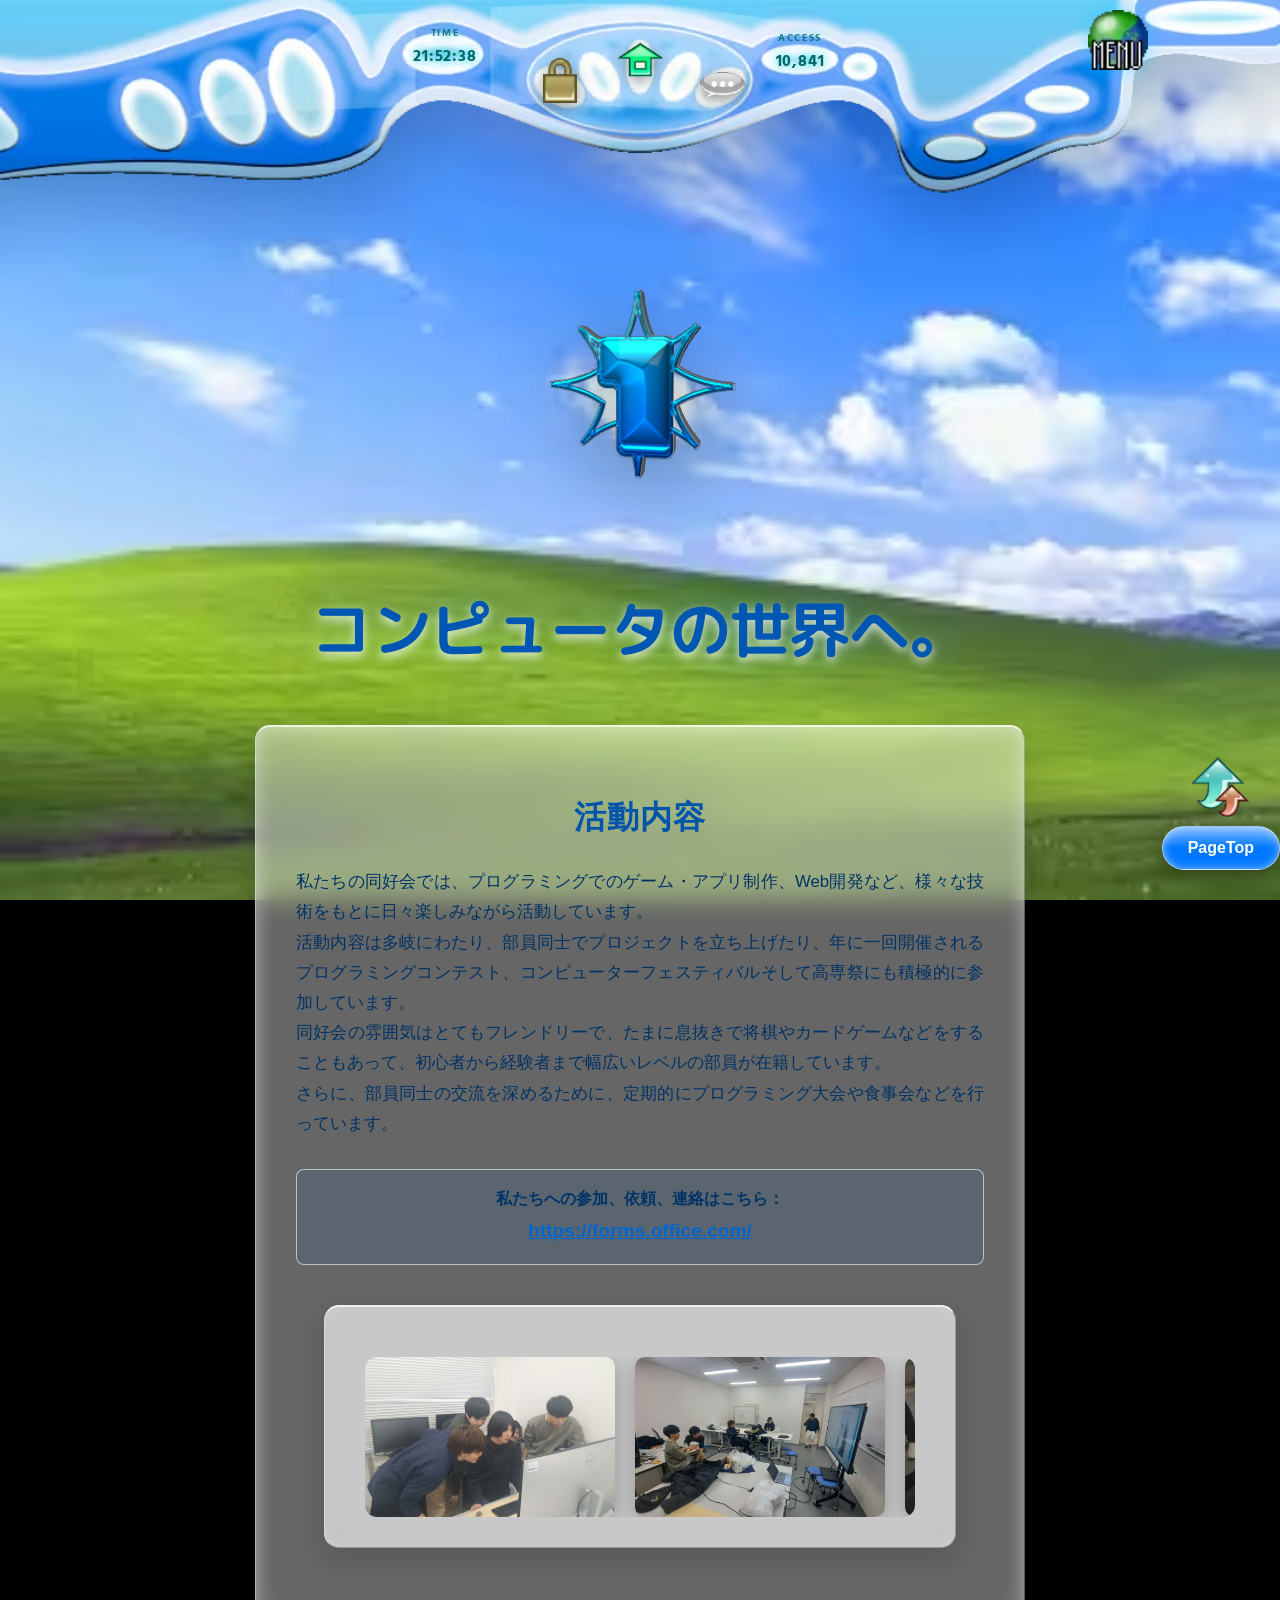
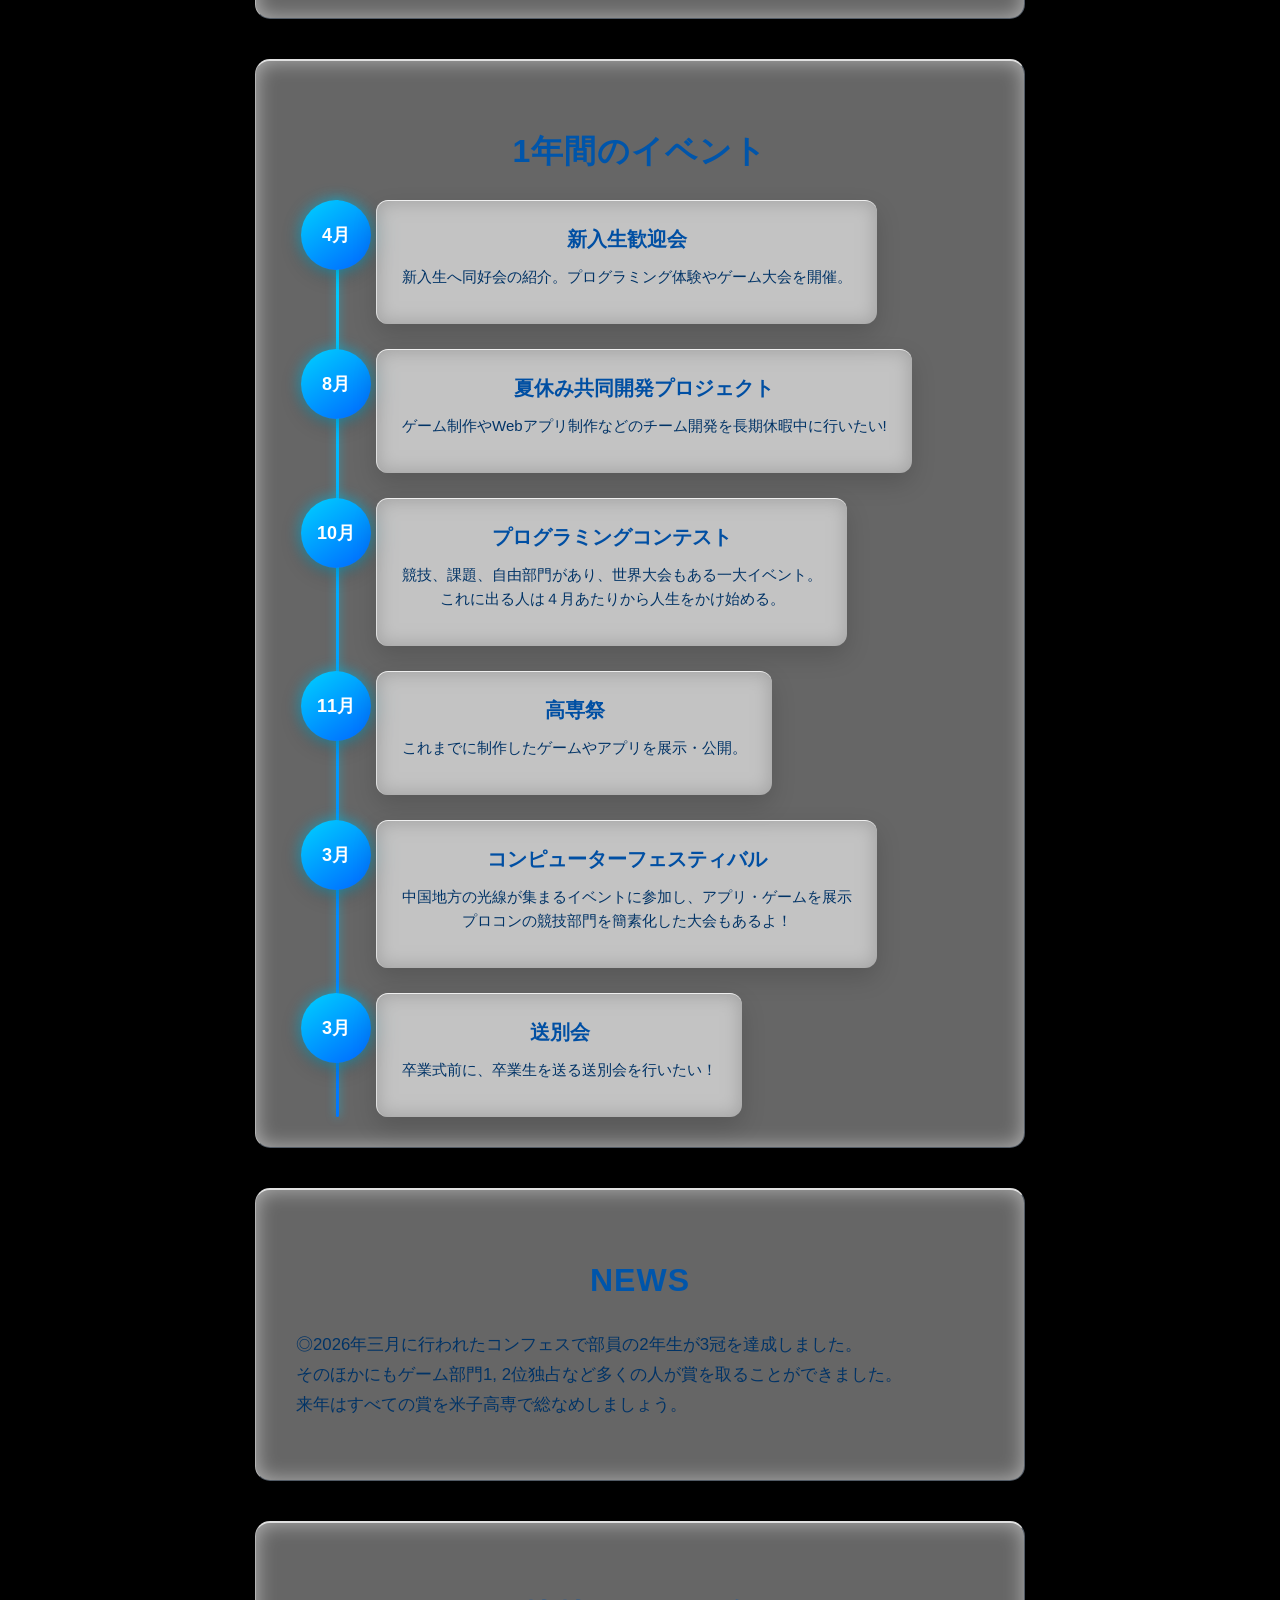
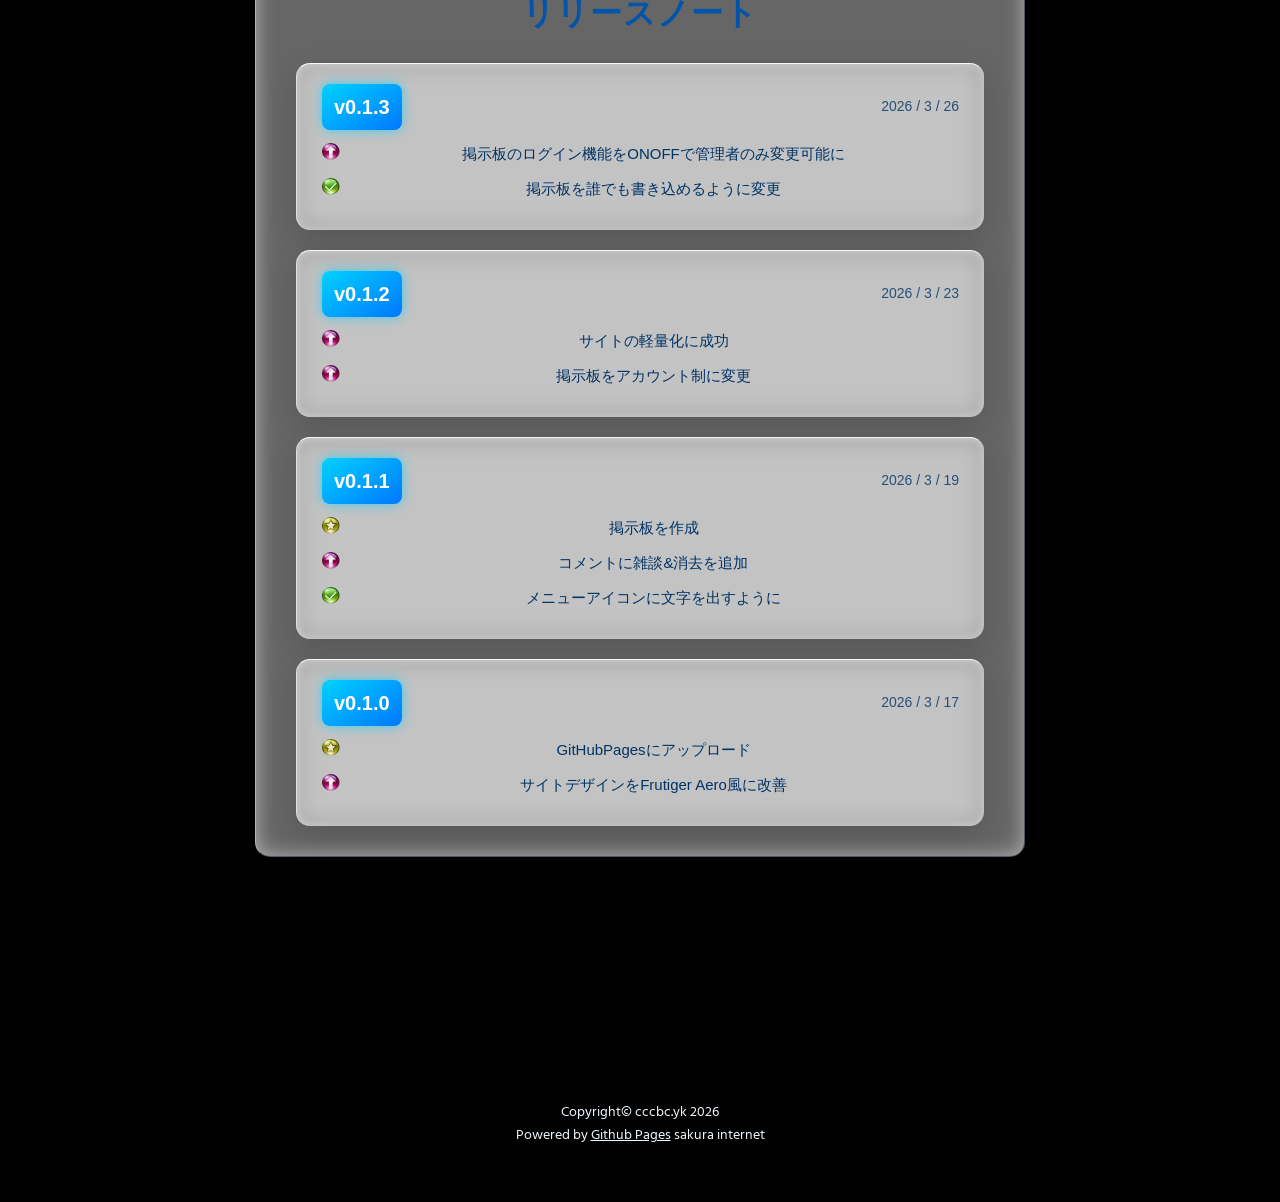
<file: index.html>
<!DOCTYPE html>
<html lang="ja">

<head>
    <meta charset="UTF-8">
    <meta name="viewport" content="width=device-width, initial-scale=1.0">
    <title>コンピュータ同好会 - CCCBC ホームページ</title>
    <!-- Apply Settings Script -->
    <script src="assets/js/apply_settings.js"></script>
    <!-- Google Fonts: M PLUS Rounded 1c -->
    <link rel="preconnect" href="https://fonts.googleapis.com">
    <link rel="preconnect" href="https://fonts.gstatic.com" crossorigin>
    <link
        href="https://fonts.googleapis.com/css2?family=Hind:wght@300;400;500;600;700&family=M+PLUS+Rounded+1c:wght@400;700&display=swap"
        rel="stylesheet">
    <!-- Three.js for 3D Logo -->
    <script defer src="assets/js/three.min.js"></script>
    <link rel="stylesheet" href="assets/css/style.css">
</head>


<body>
    <!-- Initial Loader -->
    <div id="initial-loader"
        style="position: fixed; top: 0; left: 0; width: 100%; height: 100vh; background: rgba(255, 255, 255, 0.6); backdrop-filter: blur(20px); -webkit-backdrop-filter: blur(20px); z-index: 9999; display: flex; justify-content: center; align-items: center; color: #004fa3; font-size: clamp(2rem, 5vw, 4rem); font-weight: bold; font-family: 'M PLUS Rounded 1c', sans-serif; letter-spacing: 0.1em; text-shadow: 0 4px 20px rgba(0, 210, 255, 0.6); transition: opacity 0.6s cubic-bezier(0.16, 1, 0.3, 1), transform 0.6s cubic-bezier(0.16, 1, 0.3, 1);">
        <div id="loader-text"></div><span id="loader-cursor" style="animation: blink 0.8s infinite;">_</span>
    </div>
    <style>
        @keyframes blink {

            0%,
            100% {
                opacity: 1;
            }

            50% {
                opacity: 0;
            }
        }
    </style>
    <script>
        document.addEventListener("DOMContentLoaded", () => {
            const loader = document.getElementById("initial-loader");
            const loaderText = document.getElementById("loader-text");
            const cursor = document.getElementById("loader-cursor");
            if (!loader || !loaderText) return;

            const targetText = "コンピュータ同好会";
            const totalDuration = 1000;
            const intervalTime = totalDuration / targetText.length;
            let currentIndex = 0;

            const typingInterval = setInterval(() => {
                currentIndex++;
                loaderText.textContent = targetText.slice(0, currentIndex);

                if (currentIndex >= targetText.length) {
                    clearInterval(typingInterval);
                    cursor.style.display = "none";

                    setTimeout(() => {
                        loader.style.opacity = "0";
                        loader.style.transform = "scale(1.05)";
                        setTimeout(() => {
                            loader.style.display = "none";
                        }, 600);
                    }, 400);
                }
            }, intervalTime);
        });
    </script>
    <div class="side-frame side-frame-left"></div>
    <div class="side-frame side-frame-right"></div>
    <div id="header-earth-part"></div>
    <div id="header-container">
        <div id="canvas-wrap">
            <div id="header-bg-part"></div>

            <canvas id="headerCanvas"></canvas>
            <div id="box-time" class="info-box">
                <span class="label">Time</span>
                <span id="currentTime" class="value">00:00:00</span>
            </div>

            <div id="box-network" class="info-box">
                <span class="label">Network</span>
                <div id="antenna-container">
                    <svg width="40" height="26" viewBox="0 0 50 30">
                        <path d="M 8 28 V 10 M 8 10 L 4 5 H 12 Z" stroke="white" stroke-width="2" fill="none" />
                        <rect class="sig-bar active" x="18" y="22" width="4" height="6" rx="1" />
                        <rect class="sig-bar active" x="26" y="15" width="4" height="13" rx="1" />
                        <rect class="sig-bar active" x="34" y="9" width="4" height="19" rx="1" />
                        <rect class="sig-bar active" id="bar-4" x="42" y="3" width="4" height="25" rx="1" />
                    </svg>
                </div>
            </div>



            <div id="box-access" class="info-box">
                <span class="label">Access</span>
                <span id="accessCount" class="value">10,841</span>
            </div>
        </div>
    </div>

    <div class="menu-panel" id="menuPanel">

        <a href="./index.html">ホーム</a>
        <a href="#about">同好会紹介</a>
        <a href="./html/members.html">部員紹介</a>
        <a href="./html/works.html">部員作品一覧</a>
        <a href="./html/activities.html">活動実績</a>
        <a href="#release-notes">リリースノート</a>
        <a href="./html/recruitment.html">募集要項</a>
        <a href="./html/bbs.html">同好会掲示板</a>
        <a href="./html/inquiry.html">お問い合わせ</a>
        <a href="./html/settings.html">サイト設定</a>

    </div>


    <main>
        <section class="hero-section">
            <div id="logo-3d-container"></div>
            <h1>コンピュータの世界へ。</h1>
            <div class="aero-content-box" id="about">
                <p class="aero-subtitle">
                    活動内容
                </p>

                <p class="aero-text">
                    私たちの同好会では、プログラミングでのゲーム・アプリ制作、Web開発など、様々な技術をもとに日々楽しみながら活動しています。<br>
                    活動内容は多岐にわたり、部員同士でプロジェクトを立ち上げたり、年に一回開催されるプログラミングコンテスト、コンピューターフェスティバルそして高専祭にも積極的に参加しています。<br>
                    同好会の雰囲気はとてもフレンドリーで、たまに息抜きで将棋やカードゲームなどをすることもあって、初心者から経験者まで幅広いレベルの部員が在籍しています。<br>
                    さらに、部員同士の交流を深めるために、定期的にプログラミング大会や食事会などを行っています。<br>
                </p>

                <div class="aero-contact">
                    私たちへの参加、依頼、連絡はこちら：<br>
                    <a href="https://forms.office.com/Pages/ResponsePage.aspx?id=XYP-cpVeEkWK4KezivJfyFnxktdbz69GnJDWinp0OmpURDQ2TjlPMTk3WVBYSE1GWjRUVzJJSDlMTC4u"
                        class="aero-link">https://forms.office.com/</a>
                </div>

                <div class="aero-content-box">
                    <!-- ictルームで作業している様子をのせる -->
                    <div class="slide-container">
                        <div class="slide-track">

                            <img src="assets/images/sc1.avif" alt="">
                            <img src="assets/images/sc2.avif" alt="">
                            <img src="assets/images/sc3.avif" alt="">
                            <img src="assets/images/sc4.avif" alt="">

                            <!-- ループ用（同じ画像をもう一度） -->
                            <img src="assets/images/sc1.avif" alt="">
                            <img src="assets/images/sc2.avif" alt="">
                            <img src="assets/images/sc3.avif" alt="">
                            <img src="assets/images/sc4.avif" alt="">

                        </div>
                    </div>

                </div>
            </div>


            <div class="aero-content-box">
                <p class="aero-subtitle">
                    1年間のイベント
                </p>

                <div class="event-timeline">

                    <div class="event-card">
                        <div class="event-month">4月</div>
                        <div class="event-content">
                            <h3>新入生歓迎会</h3>
                            <p>新入生へ同好会の紹介。プログラミング体験やゲーム大会を開催。</p>
                        </div>
                    </div>

                    <div class="event-card">
                        <div class="event-month">8月</div>
                        <div class="event-content">
                            <h3>夏休み共同開発プロジェクト</h3>
                            <p>ゲーム制作やWebアプリ制作などのチーム開発を長期休暇中に行いたい!</p>
                        </div>
                    </div>

                    <div class="event-card">
                        <div class="event-month">10月</div>
                        <div class="event-content">
                            <h3>プログラミングコンテスト</h3>
                            <p>競技、課題、自由部門があり、世界大会もある一大イベント。<br>
                                これに出る人は４月あたりから人生をかけ始める。
                            </p>
                        </div>
                    </div>

                    <div class="event-card">
                        <div class="event-month">11月</div>
                        <div class="event-content">
                            <h3>高専祭</h3>
                            <p>これまでに制作したゲームやアプリを展示・公開。</p>
                        </div>
                    </div>

                    <div class="event-card">
                        <div class="event-month">3月</div>
                        <div class="event-content">
                            <h3>コンピューターフェスティバル</h3>
                            <p>中国地方の光線が集まるイベントに参加し、アプリ・ゲームを展示<br>
                                プロコンの競技部門を簡素化した大会もあるよ！
                            </p>
                        </div>
                    </div>

                    <div class="event-card">
                        <div class="event-month">3月</div>
                        <div class="event-content">
                            <h3>送別会</h3>
                            <p>卒業式前に、卒業生を送る送別会を行いたい！</p>
                        </div>
                    </div>

                </div>
            </div>


            <div class="aero-content-box">
                <p class="aero-subtitle">
                    NEWS
                </p>

                <p class="aero-text">
                    ◎2026年三月に行われたコンフェスで部員の2年生が3冠を達成しました。<br>
                    そのほかにもゲーム部門1, 2位独占など多くの人が賞を取ることができました。<br>
                    来年はすべての賞を米子高専で総なめしましょう。
                </p>

            </div>


            <div class="aero-content-box" id="release-notes">
                <p class="aero-subtitle">
                    リリースノート
                </p>

                <div class="release-container">

                    <div class="release-card">
                        <div class="release-header">
                            <span class="release-version">v0.1.3</span>
                            <span class="release-date">2026 / 3 / 26</span>
                        </div>

                        <ul class="release-list">
                            <!-- <li class="new"></li> -->
                            <li class="improve">掲示板のログイン機能をONOFFで管理者のみ変更可能に</li>
                            <li class="fix">掲示板を誰でも書き込めるように変更</li>
                            <!-- <li class="fix"></li> -->

                        </ul>
                    </div>

                </div>

                <div class="release-container">

                    <div class="release-card">
                        <div class="release-header">
                            <span class="release-version">v0.1.2</span>
                            <span class="release-date">2026 / 3 / 23</span>
                        </div>

                        <ul class="release-list">
                            <!-- <li class="new"></li> -->
                            <li class="improve">サイトの軽量化に成功</li>
                            <li class="improve">掲示板をアカウント制に変更</li>
                            <!-- <li class="fix"></li> -->

                        </ul>
                    </div>

                </div>

                <div class="release-container">

                    <div class="release-card">
                        <div class="release-header">
                            <span class="release-version">v0.1.1</span>
                            <span class="release-date">2026 / 3 / 19</span>
                        </div>

                        <ul class="release-list">
                            <li class="new">掲示板を作成</li>
                            <li class="improve">コメントに雑談&消去を追加</li>
                            <li class="fix">メニューアイコンに文字を出すように</li>

                        </ul>
                    </div>

                </div>

                <div class="release-container">

                    <div class="release-card">
                        <div class="release-header">
                            <span class="release-version">v0.1.0</span>
                            <span class="release-date">2026 / 3 / 17</span>
                        </div>

                        <ul class="release-list">
                            <li class="new">GitHubPagesにアップロード</li>
                            <li class="improve">サイトデザインをFrutiger Aero風に改善</li>
                            <!-- <li class="fix"></li> -->
                        </ul>
                    </div>

                </div>


            </div>


        </section>

        <section class="footer"></section>
    </main>

    <script defer src="assets/js/header_manager.js"></script>
    <script defer src="assets/js/footer.js"></script>

    <script defer src="assets/js/logo_3d.js"></script>
    <script>
        // 本物のアクセス数を取得して更新
        async function updateRealAccessCount() {
            const el = document.getElementById('accessCount');
            const siteId = "cccbc-yk-homepage"; // サイト識別用ID

            try {
                // Visit-Counter API (無料のアクセスカウンター) を使用
                const response = await fetch(`https://api.visitorbadge.io/api/visitors?path=${siteId}&countOnly=true`);
                const text = await response.text();

                // APIはSVGで結果を返すため、正規表現でアクセス数を抽出
                const match = text.match(/VISITORS:\s*([\d,]+)/i) || text.match(/<text.*?font-weight="bold".*?>([\d,]+)<\/text>/i);
                const count = match ? parseInt(match[1].replace(/,/g, '')) : 0;

                // 初期の10,841に加算して表示（キリ番っぽく見せるため）
                const baseCount = 0;
                el.textContent = (baseCount + count).toLocaleString();
            } catch (e) {
                console.error("Access count fetch failed:", e);
                // 失敗した場合は既存の表示を維持
            }
        }

        // 時刻・ステータスの更新
        function updateStats() {
            const now = new Date();
            document.getElementById('currentTime').textContent =
                now.getHours().toString().padStart(2, '0') + ':' +
                now.getMinutes().toString().padStart(2, '0') + ':' +
                now.getSeconds().toString().padStart(2, '0');

            // アンテナの演出: 基本4本、たまに3本
            const bar4 = document.getElementById('bar-4');
            if (bar4 && Math.random() > 0.95) {
                bar4.style.opacity = Math.random() > 0.3 ? "1" : "0.2";
            }
        }

        setInterval(updateStats, 1000);
        updateStats();
        updateRealAccessCount(); // ページ読み込み時に実行

        // Canvas要素が未使用の場合は非表示にする（あるいは削除）


        const headerCanvas = document.getElementById('headerCanvas');
        if (headerCanvas) headerCanvas.style.display = 'none';

        // 地球メニューの開閉
        const earthBtn = document.getElementById('header-earth-part');
        const menuPanel = document.getElementById('menuPanel');

        earthBtn.addEventListener('click', () => {
            menuPanel.classList.toggle('open');
            earthBtn.classList.toggle('active');
        });

        // スマートリンクハンドラー：未設定やリンク切れを404へ
        document.addEventListener('click', async (e) => {
            const link = e.target.closest('a');
            if (!link) return;

            const href = link.getAttribute('href');

            // 1. 「#」や空文字（未設定）の場合は404へ
            if (href === '#' || !href) {
                e.preventDefault();
                window.location.href = '404.html';
                return;
            }

            // 2. 外部サイト、メール、ページ内アンカー等はそのまま
            if (href.startsWith('http') || href.startsWith('mailto:') || href.startsWith('#')) return;

            // 3. 内部リンクが実際に存在するかチェック（開発中の保険）
            // ※ローカルのfile://環境では動かない場合があります
            if (window.location.protocol.startsWith('http')) {
                try {
                    const response = await fetch(href, { method: 'HEAD' });
                    if (!response.ok && response.status === 404) {
                        e.preventDefault();
                        window.location.href = '404.html';
                    }
                } catch (err) {
                    // 通信エラー等はブラウザのデフォルト挙動に任せる
                }
            }
        });

        // パネルの外をクリックしたら閉じる
        document.addEventListener('click', (e) => {
            const earthBtn = document.getElementById('header-earth-part');
            const menuPanel = document.getElementById('menuPanel');
            if (earthBtn && !earthBtn.contains(e.target) && !menuPanel.contains(e.target)) {
                menuPanel.classList.remove('open');
                earthBtn.classList.remove('active');
            }
        });

        // メニュー内のアンカーリンクをクリックした時の処理
        const menuLinks = document.querySelectorAll('#menuPanel a');
        menuLinks.forEach(link => {
            link.addEventListener('click', (e) => {
                const href = link.getAttribute('href');
                if (href && href.startsWith('#') && href !== '#') {
                    // パネルを閉じる
                    menuPanel.classList.remove('open');
                    earthBtn.classList.remove('active');

                    // スムーズスクロール
                    const targetEl = document.querySelector(href);
                    if (targetEl) {
                        e.preventDefault();
                        targetEl.scrollIntoView({ behavior: 'smooth' });
                    }
                }
            });
        });
    </script>


    <!-- ページトップボタン -->
    <button id="pageTop">PageTop</button>

    <script>
        const pageTop = document.getElementById("pageTop");
        pageTop.onclick = () => {

            window.scrollTo({
                top: 0,
                behavior: "smooth"
            });
        };
    </script>

</body>

</html>
</file>
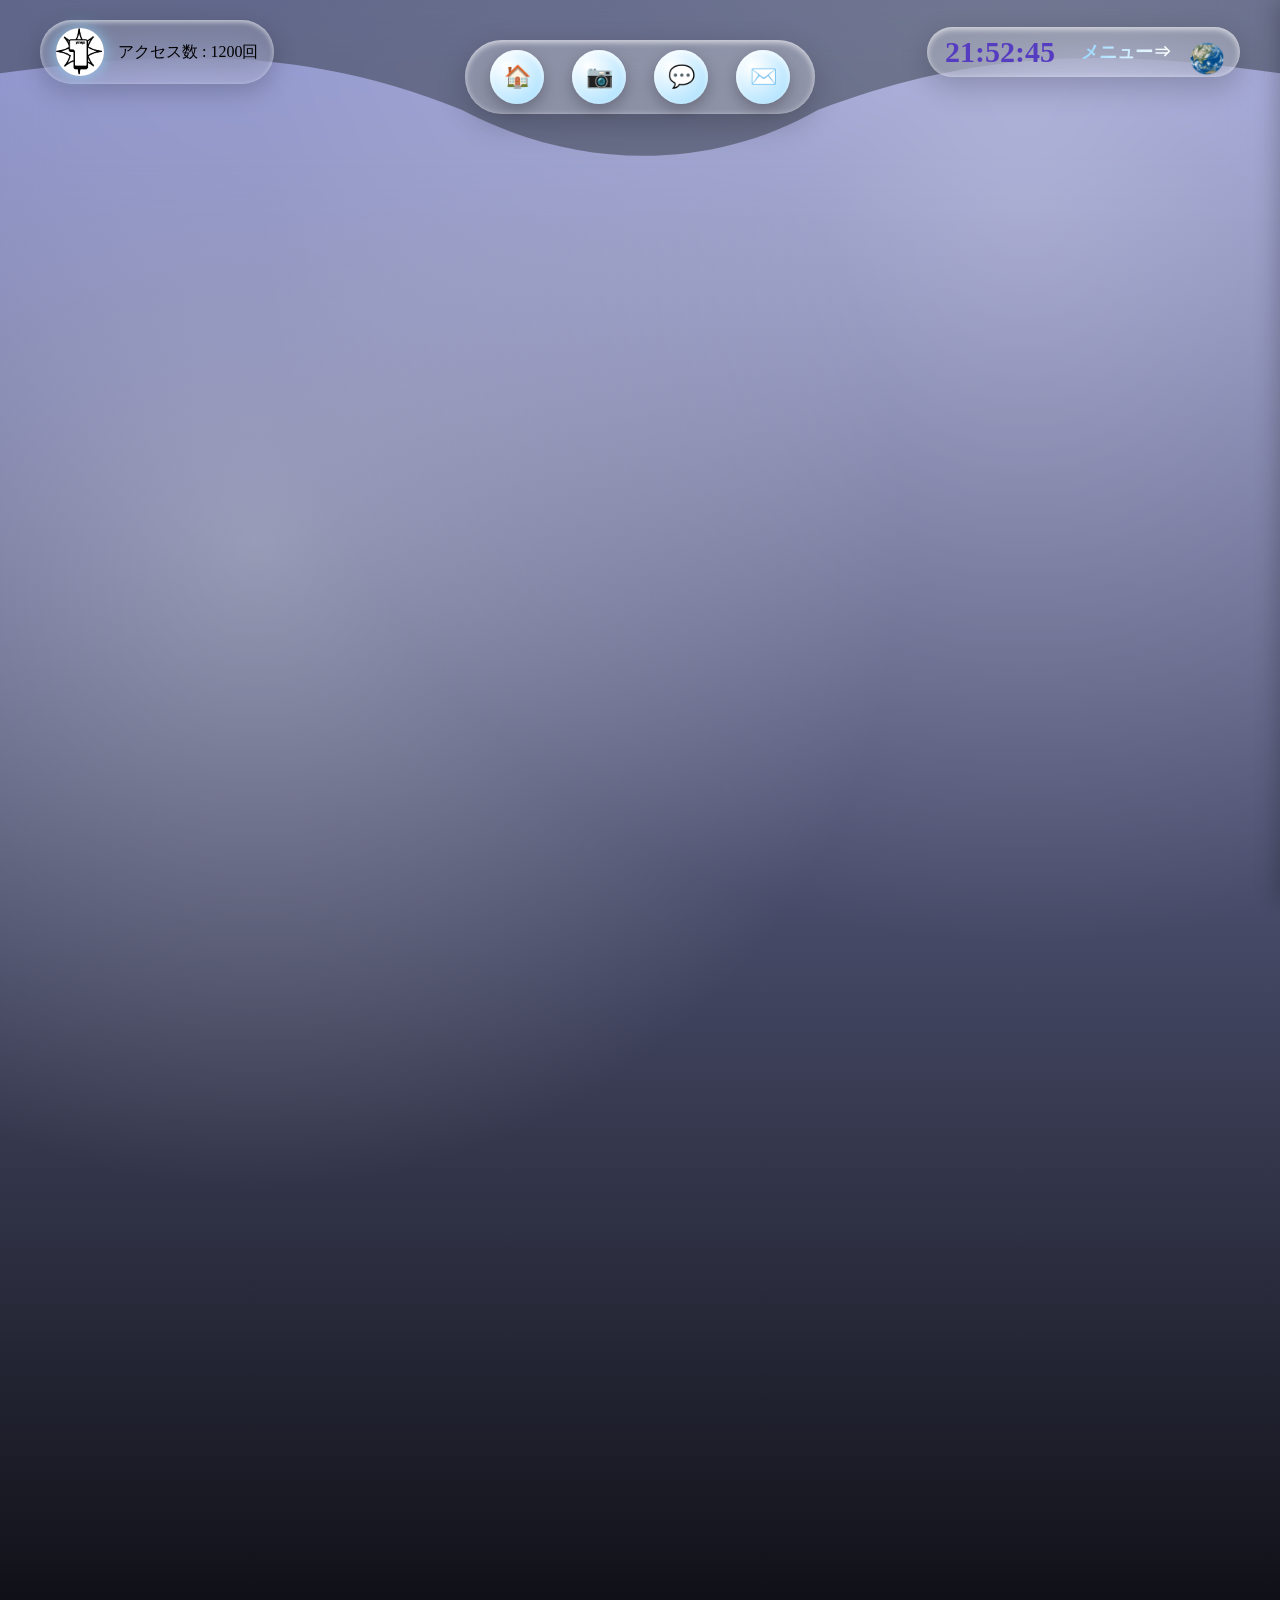
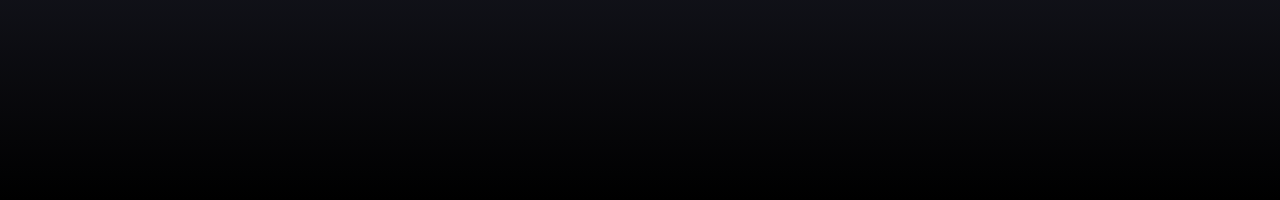
<file: Web/main/index.html>
<!DOCTYPE html>
<html lang="ja">
<head>
<meta charset="UTF-8">
<meta name="viewport" content="width=device-width, initial-scale=1.0">
<link rel="stylesheet" href="style/style.css">

<title>cccbc.yk</title>

<style>

</style>
</head>

<body>

<div class="nav-wrapper">

<svg class="wave" viewBox="0 0 1440 180" preserveAspectRatio="none">

<path d="
M0,60
C200,40 350,40 520,90
C650,140 800,140 920,90
C1100,40 1250,40 1440,60
L1440,0
L0,0
Z">
</path>

</svg>

<nav class="navbar">

<div class="menu-panel" id="menuPanel">

<a href="#">ホーム</a>
<a href="#">同好会紹介</a>
<a href="#">部員紹介</a>
<a href="#">部員作品一覧</a>
<a href="#">活動実績</a>
<a href="#">リリースノート</a>
<a href="#">募集要項</a>
<a href="#">同好会掲示板</a>
<a href="#">お問い合わせ</a>
<a href="#">サイト設定</a>

</div>

<div class="left">
    <div class="avatar">
        <img src="../assets/img/img1.png" alt="ロゴ">
    </div>  
    <!-- アクセス数を表示する -->
    <div>
        <p>アクセス数 : 1200回</p>
    </div>

</div>

<div class="center">

<div class="icon">🏠</div>
<div class="icon">📷</div>
<div class="icon">💬</div>
<div class="icon">✉️</div>

</div>

<!--時間を表示する、あとハンバーガメニュー（後で画像変える）-->
<div class="right">
    <div class="time-btn" id="timeButton">
        00:00
    </div>
    <div>
        <p class="menu-text">メニュー⇒
        </p>
    </div>
    <div class="hamburger" id="hamburger">
        <img src="../assets/img/img2.png" id="hamburgerIcon">
    </div>
</div>

</nav>

</div>

<script>

// 時間を持ってくる
function updateTime(){

const now = new Date()

let h = now.getHours().toString().padStart(2,'0')
let m = now.getMinutes().toString().padStart(2,'0')

document.getElementById("timeButton").innerText = h + ":" + m

}

updateTime()

setInterval(updateTime,1000)

</script>

</body>

<script src="script/app.js"></script>
</html>
</file>
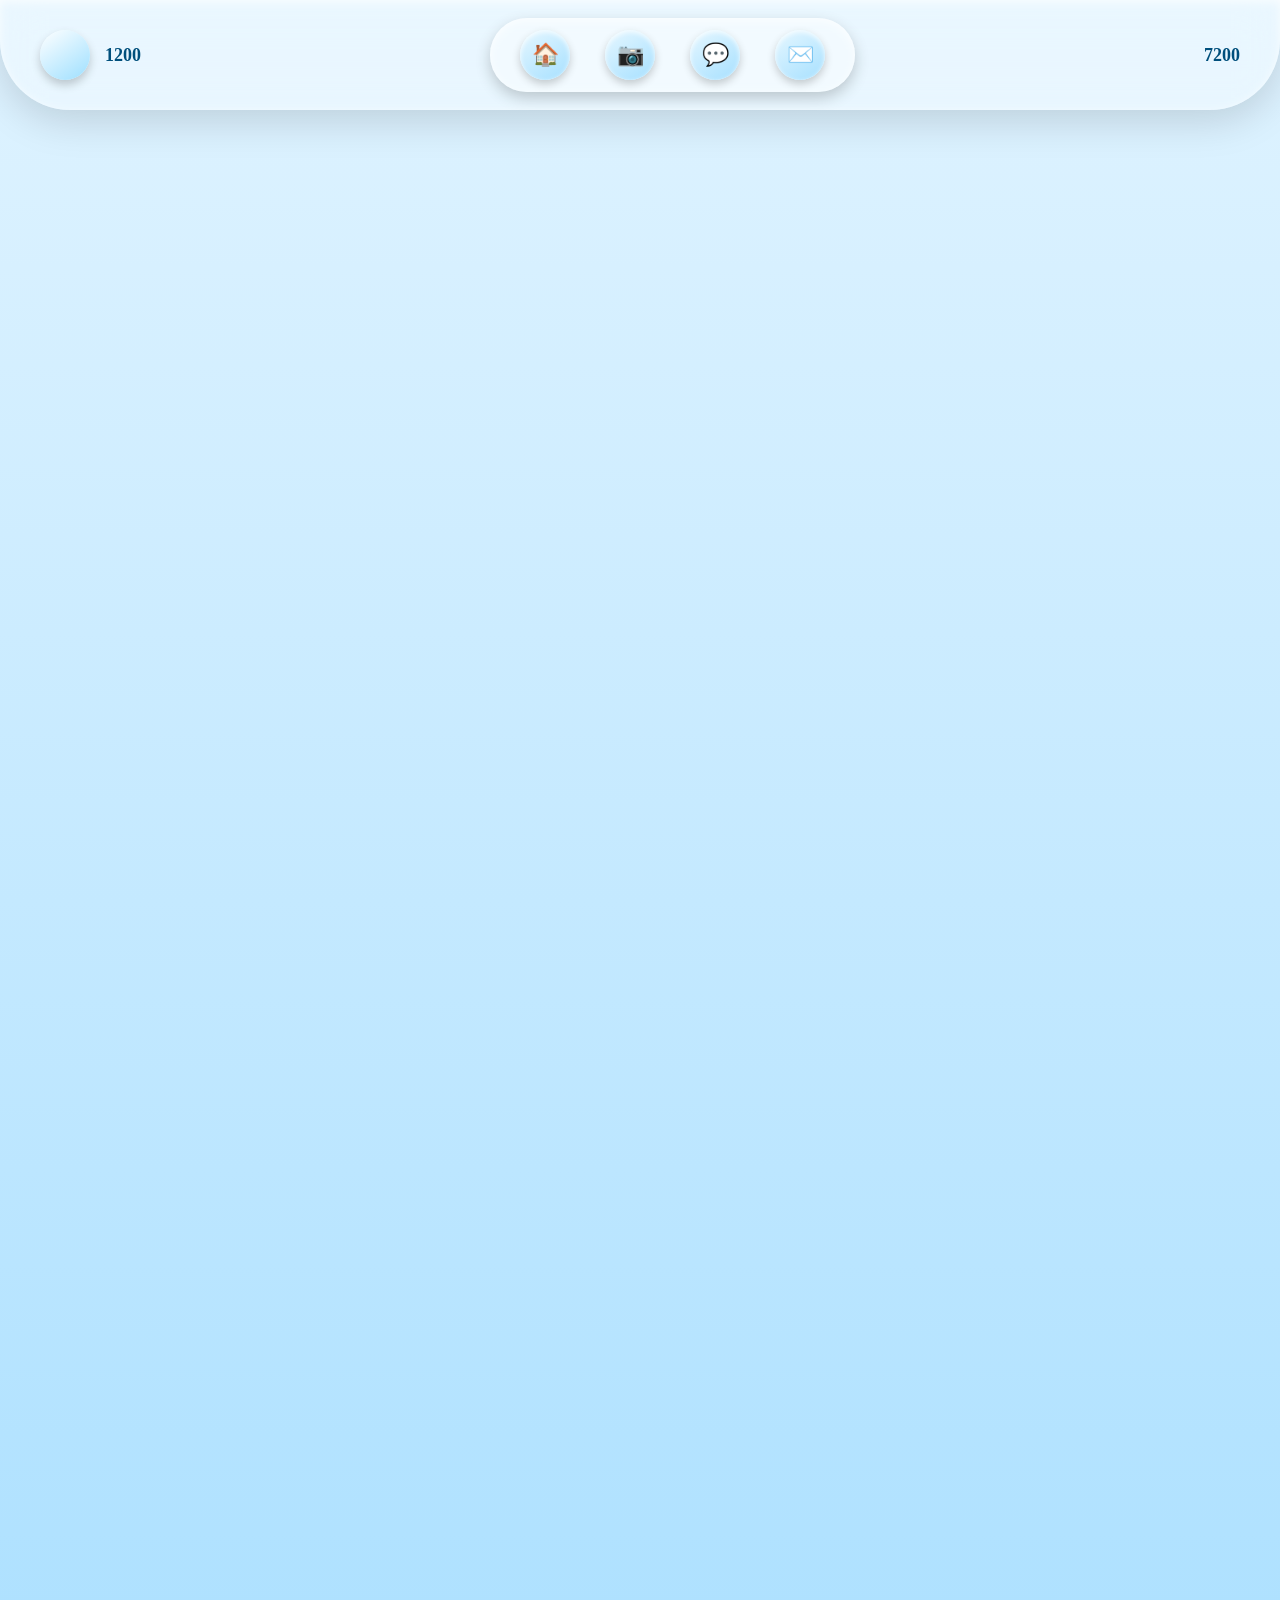
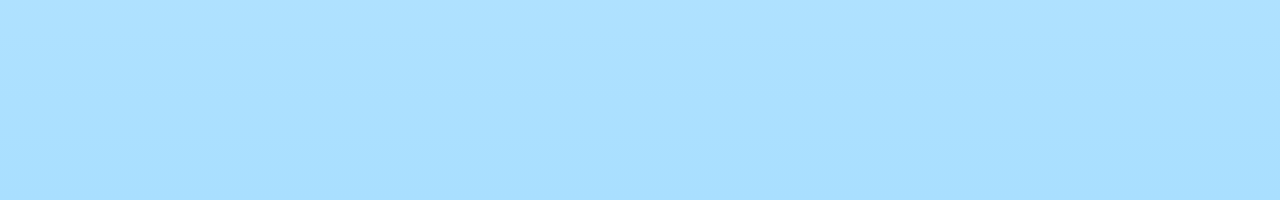
<file: Web/test/navbar/index.html>
<!DOCTYPE html>
<html lang="ja">
<head>
<meta charset="UTF-8">
<meta name="viewport" content="width=device-width, initial-scale=1.0">
<title>Ergonomic Navbar</title>
<link rel="stylesheet" href="style.css">
</head>

<body>

<nav class="navbar">

    <div class="nav-left">
        <div class="avatar"></div>
        <span class="points">1200</span>
    </div>

    <div class="nav-center">

        <div class="nav-icon">🏠</div>
        <div class="nav-icon">📷</div>
        <div class="nav-icon">💬</div>
        <div class="nav-icon">✉️</div>

    </div>

    <div class="nav-right">
        <span class="points">7200</span>
    </div>

</nav>

</body>
</html>
</file>
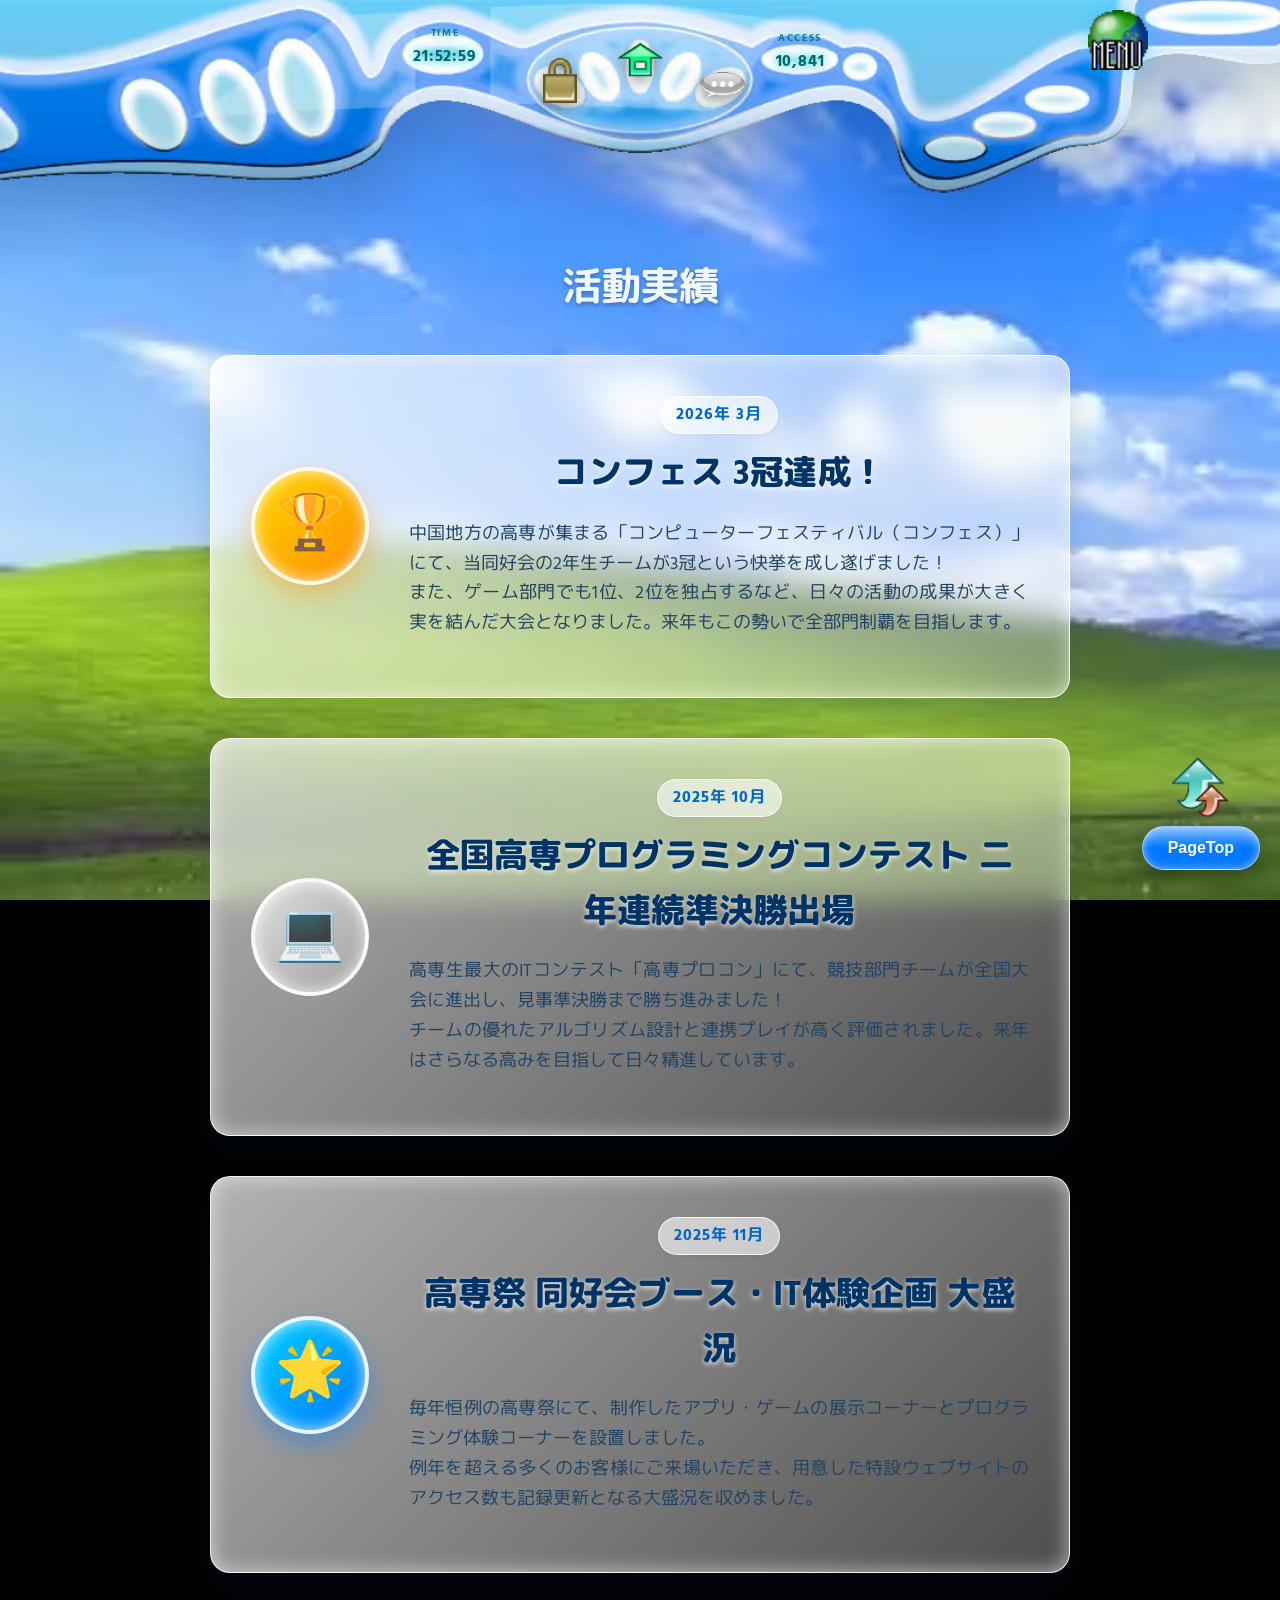
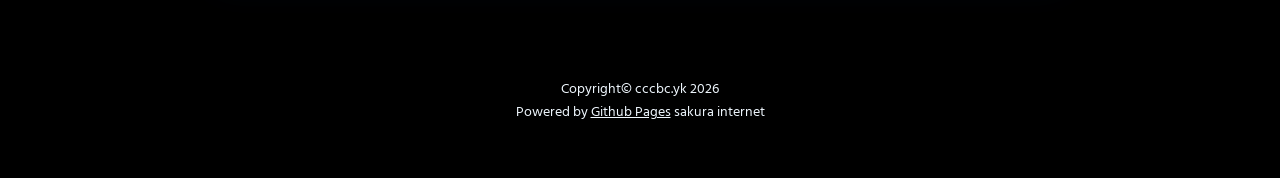
<file: html/activities.html>
<!DOCTYPE html>
<html lang="ja">

<head>
    <meta charset="UTF-8">
    <meta name="viewport" content="width=device-width, initial-scale=1.0">
    <title>活動実績 - CCCBC ホームページ</title>
    <!-- Apply Settings Script -->
    <script src="../assets/js/apply_settings.js"></script>
    <!-- Google Fonts: M PLUS Rounded 1c -->
    <link rel="preconnect" href="https://fonts.googleapis.com">
    <link rel="preconnect" href="https://fonts.gstatic.com" crossorigin>
    <link
        href="https://fonts.googleapis.com/css2?family=Hind:wght@300;400;500;600;700&family=M+PLUS+Rounded+1c:wght@400;700&display=swap"
        rel="stylesheet">
    <!-- Three.js for 3D Logo -->
    <script defer src="../assets/js/three.min.js"></script>
    <link rel="stylesheet" href="../assets/css/style.css">
    <style>
        .page-wrapper {
            max-width: 1200px;
            margin: 120px auto 40px;
            padding: 0 20px;
            position: relative;
            z-index: 0;
        }
        .page-title {
            text-align: center;
            font-size: 2.5rem;
            color: aliceblue;
            margin-bottom: 40px;
            font-family: 'M PLUS Rounded 1c', sans-serif;
            text-shadow: 0 2px 4px rgba(0,0,0,0.3);
        }
        
        /* Achievements Styles */
        .achievements-list {
            display: flex;
            flex-direction: column;
            gap: 40px;
            margin-top: 30px;
        }

        .achievement-card {
            display: flex;
            align-items: center;
            background: linear-gradient(135deg, rgba(255, 255, 255, 0.7), rgba(255, 255, 255, 0.3));
            backdrop-filter: blur(15px);
            -webkit-backdrop-filter: blur(15px);
            border-radius: 20px;
            border: 1px solid rgba(255, 255, 255, 0.9);
            box-shadow: 0 15px 35px rgba(0, 50, 100, 0.15), inset 0 0 20px rgba(255, 255, 255, 0.6);
            padding: 40px;
            position: relative;
            overflow: hidden;
            transition: transform 0.4s cubic-bezier(0.175, 0.885, 0.32, 1.275), box-shadow 0.4s ease;
        }

        .achievement-card:hover {
            transform: translateY(-10px) scale(1.02);
            box-shadow: 0 25px 50px rgba(0, 50, 100, 0.2), inset 0 0 30px rgba(255, 255, 255, 0.9);
            border-color: rgba(0, 210, 255, 0.6);
        }

        .achievement-card::before {
            content: '';
            position: absolute;
            top: -150px;
            left: -150px;
            width: 300px;
            height: 300px;
            background: radial-gradient(circle, rgba(255,255,255,0.9), transparent 70%);
            opacity: 0;
            transition: opacity 0.5s;
            pointer-events: none;
            z-index: 0;
        }

        .achievement-card:hover::before {
            opacity: 0.6;
        }

        .achievement-icon {
            width: 110px;
            height: 110px;
            border-radius: 50%;
            display: flex;
            justify-content: center;
            align-items: center;
            font-size: 3.5rem;
            background: linear-gradient(135deg, #FFD700, #FF8C00);
            color: #fff;
            box-shadow: 0 10px 25px rgba(255, 140, 0, 0.4), inset 0 0 15px rgba(255, 255, 255, 0.8);
            margin-right: 40px;
            position: relative;
            z-index: 1;
            flex-shrink: 0;
            border: 4px solid rgba(255, 255, 255, 0.9);
        }

        .achievement-icon.silver {
            background: linear-gradient(135deg, #e0e0e0, #9e9e9e);
            box-shadow: 0 10px 25px rgba(158, 158, 158, 0.4), inset 0 0 15px rgba(255, 255, 255, 0.8);
        }

        .achievement-icon.bronze {
            background: linear-gradient(135deg, #00d2ff, #0077ff);
            box-shadow: 0 10px 25px rgba(0, 119, 255, 0.4), inset 0 0 15px rgba(255, 255, 255, 0.8);
        }

        .achievement-content {
            position: relative;
            z-index: 1;
        }

        .achievement-date {
            font-size: 1rem;
            color: #0066cc;
            font-weight: 700;
            margin-bottom: 8px;
            letter-spacing: 1px;
            display: inline-block;
            background: rgba(255, 255, 255, 0.6);
            padding: 5px 15px;
            border-radius: 20px;
            box-shadow: 0 2px 5px rgba(0,0,0,0.05);
            border: 1px solid rgba(255, 255, 255, 0.8);
        }

        .achievement-title {
            font-size: 2.1rem;
            font-weight: 800;
            color: #003366;
            margin: 5px 0 15px 0;
            text-shadow: 0 2px 5px rgba(255,255,255,0.8);
        }

        .achievement-desc {
            font-size: 1.1rem;
            color: #224466;
            line-height: 1.7;
            text-align: justify;
        }

        @media (max-width: 768px) {
            .achievement-card {
                flex-direction: column;
                text-align: center;
                padding: 30px 20px;
            }
            .achievement-icon {
                margin: 0 0 25px 0;
            }
        }
    </style>
</head>

<body>
    <div class="side-frame side-frame-left"></div>
    <div class="side-frame side-frame-right"></div>
    <div id="header-earth-part"></div>
    <div id="header-container">
        <div id="canvas-wrap">
            <div id="header-bg-part"></div>

            <canvas id="headerCanvas"></canvas>
            <div id="box-time" class="info-box">
                <span class="label">Time</span>
                <span id="currentTime" class="value">00:00:00</span>
            </div>

            <div id="box-network" class="info-box">
                <span class="label">Network</span>
                <div id="antenna-container">
                    <svg width="40" height="26" viewBox="0 0 50 30">
                        <path d="M 8 28 V 10 M 8 10 L 4 5 H 12 Z" stroke="white" stroke-width="2" fill="none" />
                        <rect class="sig-bar active" x="18" y="22" width="4" height="6" rx="1" />
                        <rect class="sig-bar active" x="26" y="15" width="4" height="13" rx="1" />
                        <rect class="sig-bar active" x="34" y="9" width="4" height="19" rx="1" />
                        <rect class="sig-bar active" id="bar-4" x="42" y="3" width="4" height="25" rx="1" />
                    </svg>
                </div>
            </div>

            <div id="box-access" class="info-box">
                <span class="label">Access</span>
                <span id="accessCount" class="value">10,841</span>
            </div>
        </div>
    </div>

    <div class="menu-panel" id="menuPanel">
        <a href="../index.html">ホーム</a>
        <a href="../index.html#about">同好会紹介</a>
        <a href="./members.html">部員紹介</a>
        <a href="./works.html">部員作品一覧</a>
        <a href="./activities.html">活動実績</a>
        <a href="../index.html#release-notes">リリースノート</a>
        <a href="./recruitment.html">募集要項</a>
        <a href="./bbs.html">同好会掲示板</a>
        <a href="./inquiry.html">お問い合わせ</a>
        <a href="./settings.html">サイト設定</a>
    </div>

    <main>
        <div class="page-wrapper">
            <h1 class="page-title">活動実績</h1>

            <div class="achievements-list">
                <!-- 実績1 -->
                <div class="achievement-card">
                    <div class="achievement-icon">🏆</div>
                    <div class="achievement-content">
                        <div class="achievement-date">2026年 3月</div>
                        <h2 class="achievement-title">コンフェス 3冠達成！</h2>
                        <p class="achievement-desc">
                            中国地方の高専が集まる「コンピューターフェスティバル（コンフェス）」にて、当同好会の2年生チームが3冠という快挙を成し遂げました！<br>
                            また、ゲーム部門でも1位、2位を独占するなど、日々の活動の成果が大きく実を結んだ大会となりました。来年もこの勢いで全部門制覇を目指します。
                        </p>
                    </div>
                </div>

                <!-- 実績2 -->
                <div class="achievement-card">
                    <div class="achievement-icon silver">💻</div>
                    <div class="achievement-content">
                        <div class="achievement-date">2025年 10月</div>
                        <h2 class="achievement-title">全国高専プログラミングコンテスト 二年連続準決勝出場</h2>
                        <p class="achievement-desc">
                            高専生最大のITコンテスト「高専プロコン」にて、競技部門チームが全国大会に進出し、見事準決勝まで勝ち進みました！<br>
                            チームの優れたアルゴリズム設計と連携プレイが高く評価されました。来年はさらなる高みを目指して日々精進しています。
                        </p>
                    </div>
                </div>

                <!-- 実績3 -->
                <div class="achievement-card">
                    <div class="achievement-icon bronze">🌟</div>
                    <div class="achievement-content">
                        <div class="achievement-date">2025年 11月</div>
                        <h2 class="achievement-title">高専祭 同好会ブース・IT体験企画 大盛況</h2>
                        <p class="achievement-desc">
                            毎年恒例の高専祭にて、制作したアプリ・ゲームの展示コーナーとプログラミング体験コーナーを設置しました。<br>
                            例年を超える多くのお客様にご来場いただき、用意した特設ウェブサイトのアクセス数も記録更新となる大盛況を収めました。
                        </p>
                    </div>
                </div>
            </div>
        </div>

        <section class="footer"></section>
    </main>

    <script src="../assets/js/header_manager.js"></script>
    <script src="../assets/js/footer.js"></script>



    <!-- ページトップボタン -->
    <button id="pageTop"
        style="position: fixed; bottom: 30px; right: calc(max((100vw - 1500px) / 2, 0px) + 20px);">PageTop</button>

    <script>
        // 本物のアクセス数を取得して更新
        async function updateRealAccessCount() {
            const el = document.getElementById('accessCount');
            const siteId = "cccbc-yk-homepage";

            try {
                const response = await fetch(`https://api.visitorbadge.io/api/visitors?path=${siteId}&countOnly=true`);
                const text = await response.text();
                const match = text.match(/VISITORS:\s*([\d,]+)/i) || text.match(/<text.*?font-weight="bold".*?>([\d,]+)<\/text>/i);
                const count = match ? parseInt(match[1].replace(/,/g, '')) : 0;
                const baseCount = 0;
                el.textContent = (baseCount + count).toLocaleString();
            } catch (e) {
                console.error("Access count fetch failed:", e);
            }
        }

        // 時刻・ステータスの更新
        function updateStats() {
            const now = new Date();
            const elTime = document.getElementById('currentTime');
            if (elTime) {
                elTime.textContent =
                    now.getHours().toString().padStart(2, '0') + ':' +
                    now.getMinutes().toString().padStart(2, '0') + ':' +
                    now.getSeconds().toString().padStart(2, '0');
            }

            // アンテナの演出: 基本4本、たまに3本
            const bar4 = document.getElementById('bar-4');
            if (bar4 && Math.random() > 0.95) {
                bar4.style.opacity = Math.random() > 0.3 ? "1" : "0.2";
            }
        }

        setInterval(updateStats, 1000);
        updateStats();
        updateRealAccessCount();

        // Canvas要素が未使用の場合は非表示にする
        const headerCanvas = document.getElementById('headerCanvas');
        if (headerCanvas) headerCanvas.style.display = 'none';

        // 地球メニューの開閉
        const earthBtn = document.getElementById('header-earth-part');
        const menuPanel = document.getElementById('menuPanel');

        if (earthBtn && menuPanel) {
            earthBtn.addEventListener('click', () => {
                menuPanel.classList.toggle('open');
                earthBtn.classList.toggle('active');
            });
        }

        // パネルの外をクリックしたら閉じる
        document.addEventListener('click', (e) => {
            if (earthBtn && !earthBtn.contains(e.target) && menuPanel && !menuPanel.contains(e.target)) {
                menuPanel.classList.remove('open');
                earthBtn.classList.remove('active');
            }
        });

        // ページトップ
        const pageTop = document.getElementById("pageTop");
        if (pageTop) {
            pageTop.onclick = () => {
                window.scrollTo({
                    top: 0,
                    behavior: "smooth"
                });
            };
        }
    </script>
</body>

</html>
</file>
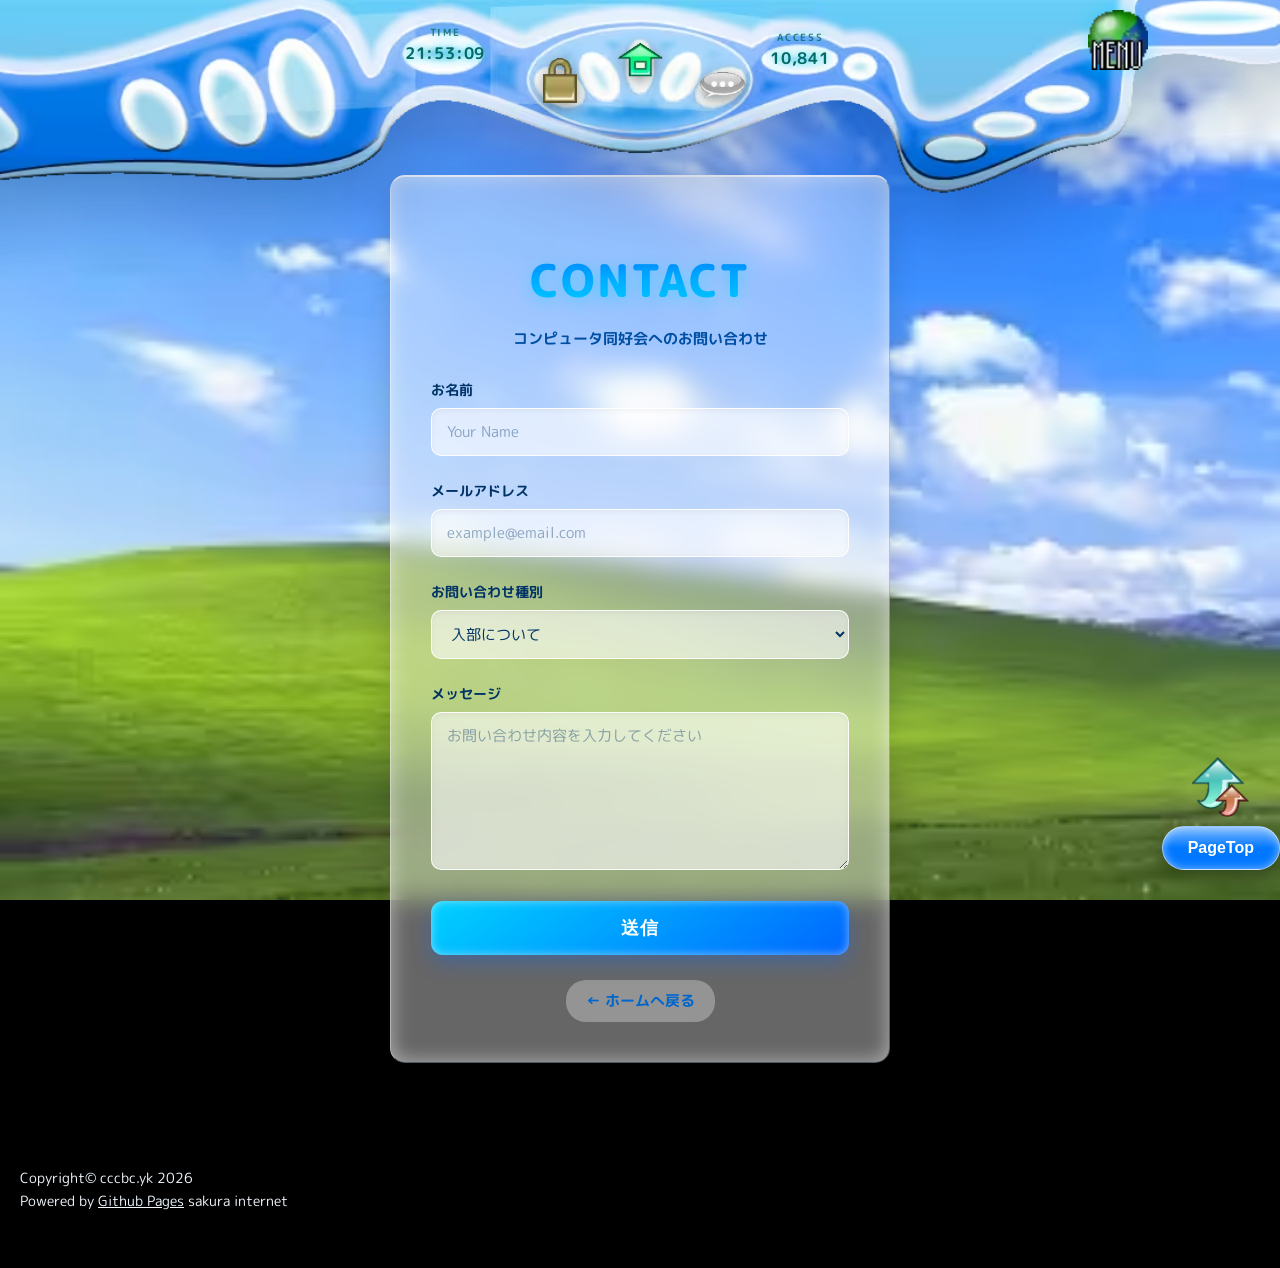
<file: html/inquiry.html>
<!DOCTYPE html>
<html lang="ja">

<head>
    <meta charset="UTF-8">
    <meta name="viewport" content="width=device-width, initial-scale=1.0">
    <title>お問い合わせ - CCCBC ホームページ</title>
    <!-- Apply Settings Script -->
    <script src="../assets/js/apply_settings.js"></script>
    <!-- Google Fonts: M PLUS Rounded 1c -->
    <link rel="preconnect" href="https://fonts.googleapis.com">
    <link rel="preconnect" href="https://fonts.gstatic.com" crossorigin>
    <link href="https://fonts.googleapis.com/css2?family=M+PLUS+Rounded+1c:wght@400;700&display=swap" rel="stylesheet">
    <!-- Three.js for 3D Logo -->
    <script defer src="../assets/js/three.min.js"></script>
    <link rel="stylesheet" href="../assets/css/style.css">
    <link rel="stylesheet" href="../assets/css/inquiry.css">
</head>


<body>
    <div class="side-frame side-frame-left"></div>
    <div class="side-frame side-frame-right"></div>
    <div id="header-earth-part"></div>
    <div id="header-container">
        <div id="canvas-wrap">
            <div id="header-bg-part"></div>

            <canvas id="headerCanvas"></canvas>
            <div id="box-time" class="info-box">
                <span class="label">Time</span>
                <span id="currentTime" class="value">00:00:00</span>
            </div>

            <div id="box-network" class="info-box">
                <span class="label">Network</span>
                <div id="antenna-container">
                    <svg width="40" height="26" viewBox="0 0 50 30">
                        <path d="M 8 28 V 10 M 8 10 L 4 5 H 12 Z" stroke="white" stroke-width="2" fill="none" />
                        <rect class="sig-bar active" x="18" y="22" width="4" height="6" rx="1" />
                        <rect class="sig-bar active" x="26" y="15" width="4" height="13" rx="1" />
                        <rect class="sig-bar active" x="34" y="9" width="4" height="19" rx="1" />
                        <rect class="sig-bar active" id="bar-4" x="42" y="3" width="4" height="25" rx="1" />
                    </svg>
                </div>
            </div>



            <div id="box-access" class="info-box">
                <span class="label">Access</span>
                <span id="accessCount" class="value">10,841</span>
            </div>
        </div>
    </div>

    <div class="menu-panel" id="menuPanel">

        <a href="../index.html">ホーム</a>
        <a href="../index.html#about">同好会紹介</a>
        <a href="./members.html">部員紹介</a>
        <a href="./works.html">部員作品一覧</a>
        <a href="./activities.html">活動実績</a>
        <a href="../index.html#release-notes">リリースノート</a>
        <a href="./recruitment.html">募集要項</a>
        <a href="./bbs.html">同好会掲示板</a>
        <a href="./inquiry.html">お問い合わせ</a>
        <a href="./settings.html">サイト設定</a>

    </div>


    <main>

    <div class="contact-container">

    <h1>CONTACT</h1>
    <p class="subtitle">コンピュータ同好会へのお問い合わせ</p>

    <form class="contact-form">

    <div class="input-group">
    <label>お名前</label>
    <input type="text" placeholder="Your Name">
    </div>

    <div class="input-group">
    <label>メールアドレス</label>
    <input type="email" placeholder="example@email.com">
    </div>

    <div class="input-group">
    <label>お問い合わせ種別</label>
    <select>
    <option>入部について</option>
    <option>活動内容</option>
    <option>コラボ・依頼</option>
    <option>その他</option>
    </select>
    </div>

    <div class="input-group">
    <label>メッセージ</label>
    <textarea rows="6" placeholder="お問い合わせ内容を入力してください"></textarea>
    </div>

    <button type="submit" class="send-btn">
    送信
    </button>

    </form>

    <a href="../index.html" class="back-btn">← ホームへ戻る</a>

    </div>
        
        
    </main>

    <section class="footer"></section>

    <script src="../assets/js/header_manager.js"></script>
    <script src="../assets/js/footer.js"></script>







    <script>
        // 本物のアクセス数を取得して更新
        async function updateRealAccessCount() {
            const el = document.getElementById('accessCount');
            const siteId = "cccbc-yk-homepage"; // サイト識別用ID

            try {
                // Visit-Counter API (無料のアクセスカウンター) を使用
                const response = await fetch(`https://api.visitorbadge.io/api/visitors?path=${siteId}&countOnly=true`);
                const text = await response.text();
                const count = parseInt(text) || 0;

                // 初期の10,841に加算して表示（キリ番っぽく見せるため）
                const baseCount = 0;
                el.textContent = (baseCount + count).toLocaleString();
            } catch (e) {
                console.error("Access count fetch failed:", e);
                // 失敗した場合は既存の表示を維持
            }
        }

        // 時刻・ステータスの更新
        function updateStats() {
            const now = new Date();
            document.getElementById('currentTime').textContent =
                now.getHours().toString().padStart(2, '0') + ':' +
                now.getMinutes().toString().padStart(2, '0') + ':' +
                now.getSeconds().toString().padStart(2, '0');

            // アンテナの演出: 基本4本、たまに3本
            const bar4 = document.getElementById('bar-4');
            if (bar4 && Math.random() > 0.95) {
                bar4.style.opacity = Math.random() > 0.3 ? "1" : "0.2";
            }
        }

        setInterval(updateStats, 1000);
        updateStats();
        updateRealAccessCount(); // ページ読み込み時に実行

        // Canvas要素が未使用の場合は非表示にする（あるいは削除）
        const headerCanvas = document.getElementById('headerCanvas');
        if (headerCanvas) headerCanvas.style.display = 'none';

        // 地球メニューの開閉
        const earthBtn = document.getElementById('header-earth-part');
        const menuPanel = document.getElementById('menuPanel');

        earthBtn.addEventListener('click', () => {
            menuPanel.classList.toggle('open');
            earthBtn.classList.toggle('active');
        });

        // パネルの外をクリックしたら閉じる（オプション）
        document.addEventListener('click', (e) => {
            if (!earthBtn.contains(e.target) && !menuPanel.contains(e.target)) {
                menuPanel.classList.remove('open');
                earthBtn.classList.remove('active');
            }
        });
    </script>


    <!-- ページトップボタン -->
    <button id="pageTop">PageTop</button>

    <script>
    const pageTop = document.getElementById("pageTop");
    pageTop.onclick = () => {

    window.scrollTo({
    top:0,
    behavior:"smooth"
    });
    };
    </script>

</body>

</html>
</file>
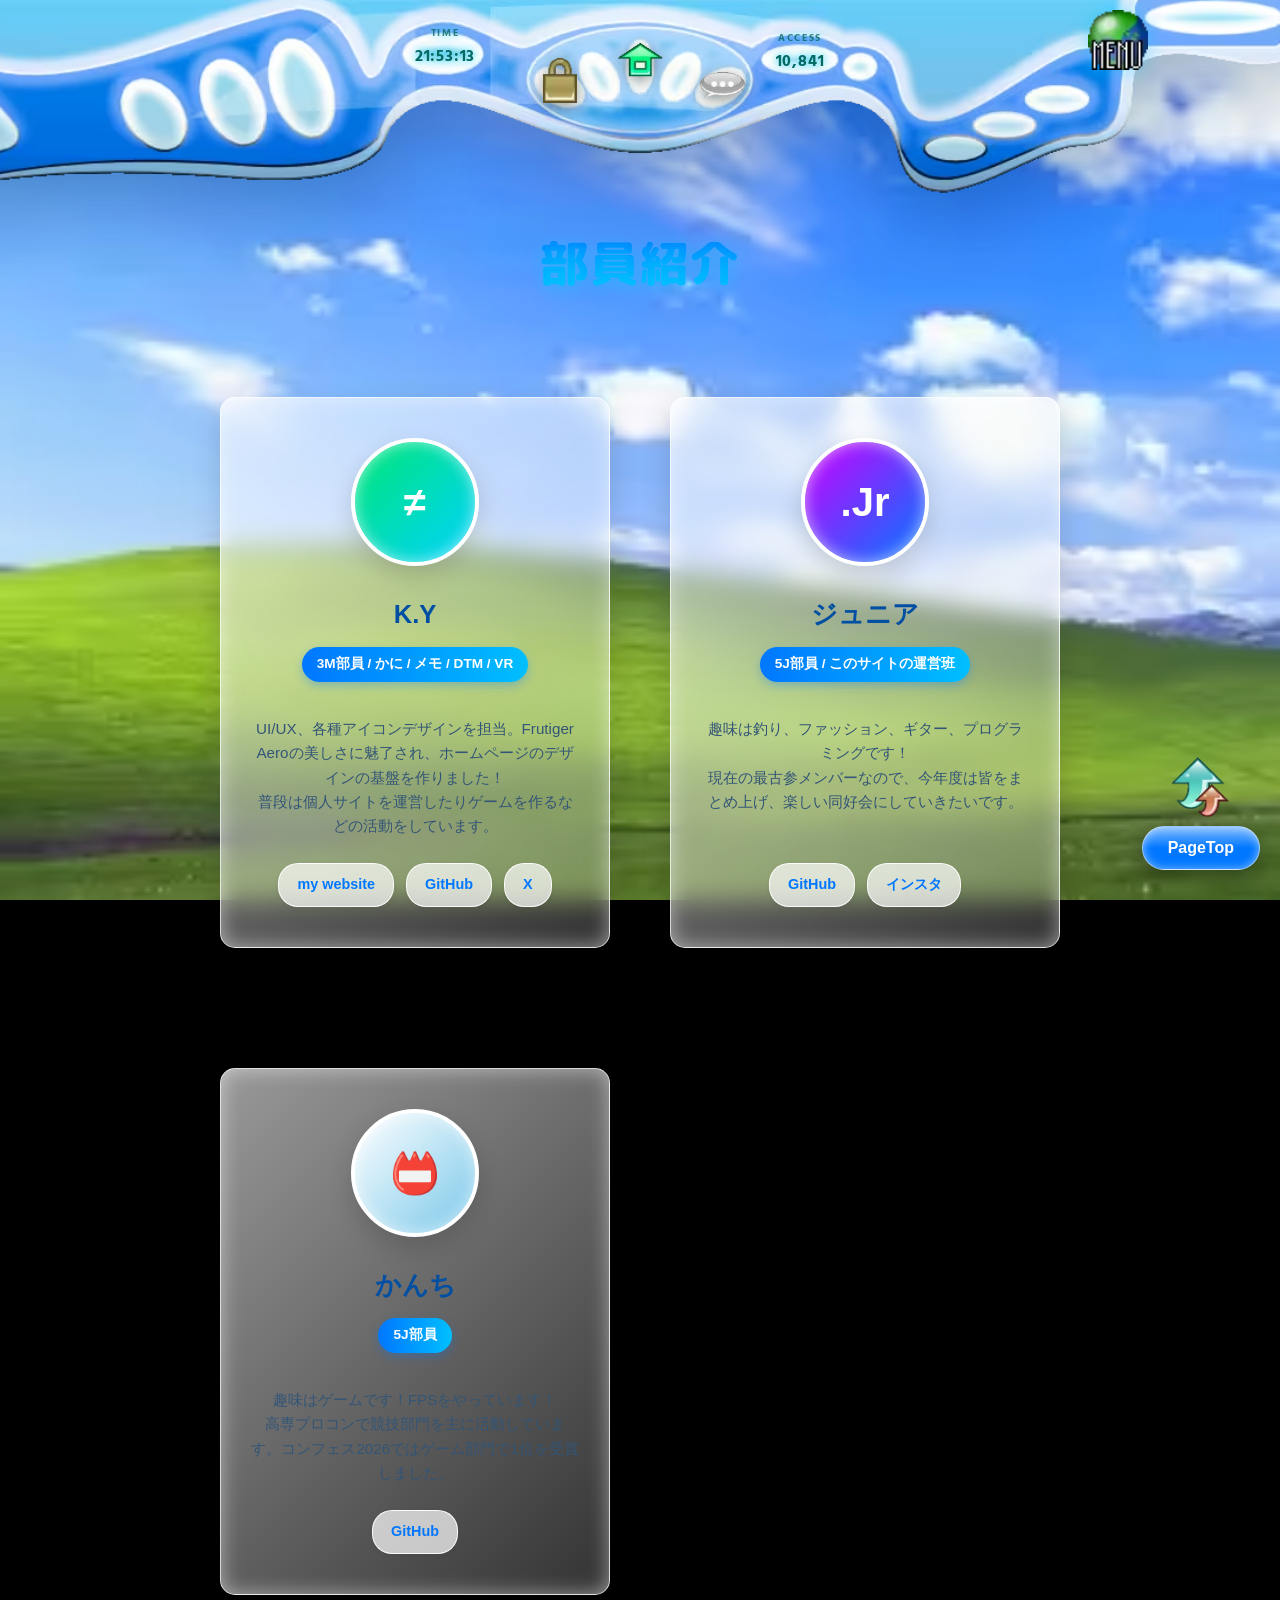
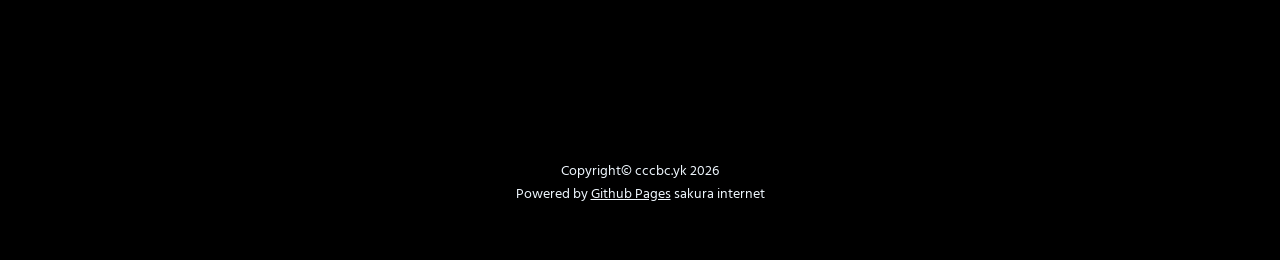
<file: html/members.html>
<!DOCTYPE html>
<html lang="ja">

<head>
    <meta charset="UTF-8">
    <meta name="viewport" content="width=device-width, initial-scale=1.0">
    <title>部員紹介 - CCCBC ホームページ</title>
    <!-- Apply Settings Script -->
    <script src="../assets/js/apply_settings.js"></script>
    <!-- Google Fonts: M PLUS Rounded 1c -->
    <link rel="preconnect" href="https://fonts.googleapis.com">
    <link rel="preconnect" href="https://fonts.gstatic.com" crossorigin>
    <link
        href="https://fonts.googleapis.com/css2?family=Hind:wght@300;400;500;600;700&family=M+PLUS+Rounded+1c:wght@400;700&display=swap"
        rel="stylesheet">
    <!-- Three.js for 3D Logo -->
    <script defer src="../assets/js/three.min.js"></script>
    <link rel="stylesheet" href="../assets/css/style.css">
    <link rel="stylesheet" href="../assets/css/members.css">
</head>

<body>
    <div class="side-frame side-frame-left"></div>
    <div class="side-frame side-frame-right"></div>
    <div id="header-earth-part"></div>
    <div id="header-container">
        <div id="canvas-wrap">
            <div id="header-bg-part"></div>

            <canvas id="headerCanvas"></canvas>
            <div id="box-time" class="info-box">
                <span class="label">Time</span>
                <span id="currentTime" class="value">00:00:00</span>
            </div>

            <div id="box-network" class="info-box">
                <span class="label">Network</span>
                <div id="antenna-container">
                    <svg width="40" height="26" viewBox="0 0 50 30">
                        <path d="M 8 28 V 10 M 8 10 L 4 5 H 12 Z" stroke="white" stroke-width="2" fill="none" />
                        <rect class="sig-bar active" x="18" y="22" width="4" height="6" rx="1" />
                        <rect class="sig-bar active" x="26" y="15" width="4" height="13" rx="1" />
                        <rect class="sig-bar active" x="34" y="9" width="4" height="19" rx="1" />
                        <rect class="sig-bar active" id="bar-4" x="42" y="3" width="4" height="25" rx="1" />
                    </svg>
                </div>
            </div>

            <div id="box-access" class="info-box">
                <span class="label">Access</span>
                <span id="accessCount" class="value">10,841</span>
            </div>
        </div>
    </div>

    <div class="menu-panel" id="menuPanel">
        <a href="../index.html">ホーム</a>
        <a href="../index.html#about">同好会紹介</a>
        <a href="./members.html">部員紹介</a>
        <a href="./works.html">部員作品一覧</a>
        <a href="./activities.html">活動実績</a>
        <a href="../index.html#release-notes">リリースノート</a>
        <a href="./recruitment.html">募集要項</a>
        <a href="./bbs.html">同好会掲示板</a>
        <a href="./inquiry.html">お問い合わせ</a>
        <a href="./settings.html">サイト設定</a>
    </div>

    <main>
        <div class="members-wrapper">
            <h1 class="members-title">部員紹介</h1>

            <div class="members-grid">


                <div class="member-card aero-content-box">
                    <div class="member-avatar role-vp">≠</div>
                    <h2 class="member-name">K.Y</h2>
                    <span class="member-role">3M部員 / かに / メモ / DTM / VR</span>
                    <p class="member-bio">UI/UX、各種アイコンデザインを担当。Frutiger Aeroの美しさに魅了され、ホームページのデザインの基盤を作りました！<br>
                        普段は個人サイトを運営したりゲームを作るなどの活動をしています。</p>
                    <div class="member-links">
                        <a href="https://keeeewai-kanikani.github.io/Uchoten-landmark/" class="member-social-link"
                            target="_blank">my website</a>
                        <a href="https://github.com/keeeewai-kanikani" class="member-social-link"
                            target="_blank">GitHub</a>
                        <a href="https://x.com/younameKaniKani" class="member-social-link" target="_blank">X</a>
                    </div>
                </div>


                <div class="member-card aero-content-box">
                    <div class="member-avatar role-3d">.Jr</div>
                    <h2 class="member-name">ジュニア</h2>
                    <span class="member-role">5J部員 / このサイトの運営班</span>
                    <p class="member-bio">趣味は釣り、ファッション、ギター、プログラミングです！<br>
                        現在の最古参メンバーなので、今年度は皆をまとめ上げ、楽しい同好会にしていきたいです。</p>
                    <div class="member-links">
                        <a href="https://github.com/aimlinux" class="member-social-link" target="_blank">GitHub</a>
                        <!-- <a href="https://line.me/ti/p/fAFQobPcCV" class="member-social-link" target="_blank">LINE</a> -->
                        <a href="https://www.instagram.com/kazuma_k0118/" class="member-social-link"
                            target="_blank">インスタ</a>
                    </div>
                </div>


                <div class="member-card aero-content-box">
                    <div class="member-avatar role-member3">📛</div>
                    <h2 class="member-name">かんち</h2>
                    <span class="member-role">5J部員</span>
                    <p class="member-bio">趣味はゲームです！FPSをやっています！<br>
                        高専プロコンで競技部門を主に活動しています。コンフェス2026ではゲーム部門で1位を受賞しました。</p>
                    <div class="member-links">
                        <a href="https://github.com/Aura-nit" class="member-social-link" target="_blank">GitHub</a>
                        <!-- <a href="https://line.me/ti/p/fAFQobPcCV" class="member-social-link" target="_blank">LINE</a> -->
                        <!-- <a href="https://line.me/ti/p/fAFQobPcCV" class="member-social-link" target="_blank">インスタ</a> -->
                    </div>
                </div>


            </div>
        </div>

        <section class="footer"></section>
    </main>

    <script src="../assets/js/header_manager.js"></script>
    <script src="../assets/js/footer.js"></script>



    <!-- ページトップボタン -->
    <button id="pageTop"
        style="position: fixed; bottom: 30px; right: calc(max((100vw - 1500px) / 2, 0px) + 20px);">PageTop</button>

    <script>
        // 本物のアクセス数を取得して更新
        async function updateRealAccessCount() {
            const el = document.getElementById('accessCount');
            const siteId = "cccbc-yk-homepage";

            try {
                const response = await fetch(`https://api.visitorbadge.io/api/visitors?path=${siteId}&countOnly=true`);
                const text = await response.text();
                const match = text.match(/VISITORS:\s*([\d,]+)/i) || text.match(/<text.*?font-weight="bold".*?>([\d,]+)<\/text>/i);
                const count = match ? parseInt(match[1].replace(/,/g, '')) : 0;
                const baseCount = 0;
                el.textContent = (baseCount + count).toLocaleString();
            } catch (e) {
                console.error("Access count fetch failed:", e);
            }
        }

        // 時刻・ステータスの更新
        function updateStats() {
            const now = new Date();
            const elTime = document.getElementById('currentTime');
            if (elTime) {
                elTime.textContent =
                    now.getHours().toString().padStart(2, '0') + ':' +
                    now.getMinutes().toString().padStart(2, '0') + ':' +
                    now.getSeconds().toString().padStart(2, '0');
            }

            // アンテナの演出: 基本4本、たまに3本
            const bar4 = document.getElementById('bar-4');
            if (bar4 && Math.random() > 0.95) {
                bar4.style.opacity = Math.random() > 0.3 ? "1" : "0.2";
            }
        }

        setInterval(updateStats, 1000);
        updateStats();
        updateRealAccessCount();

        // Canvas要素が未使用の場合は非表示にする
        const headerCanvas = document.getElementById('headerCanvas');
        if (headerCanvas) headerCanvas.style.display = 'none';

        // 地球メニューの開閉
        const earthBtn = document.getElementById('header-earth-part');
        const menuPanel = document.getElementById('menuPanel');

        if (earthBtn && menuPanel) {
            earthBtn.addEventListener('click', () => {
                menuPanel.classList.toggle('open');
                earthBtn.classList.toggle('active');
            });
        }

        // パネルの外をクリックしたら閉じる
        document.addEventListener('click', (e) => {
            if (earthBtn && !earthBtn.contains(e.target) && menuPanel && !menuPanel.contains(e.target)) {
                menuPanel.classList.remove('open');
                earthBtn.classList.remove('active');
            }
        });

        // ページトップ
        const pageTop = document.getElementById("pageTop");
        if (pageTop) {
            pageTop.onclick = () => {
                window.scrollTo({
                    top: 0,
                    behavior: "smooth"
                });
            };
        }
    </script>
</body>

</html>
</file>
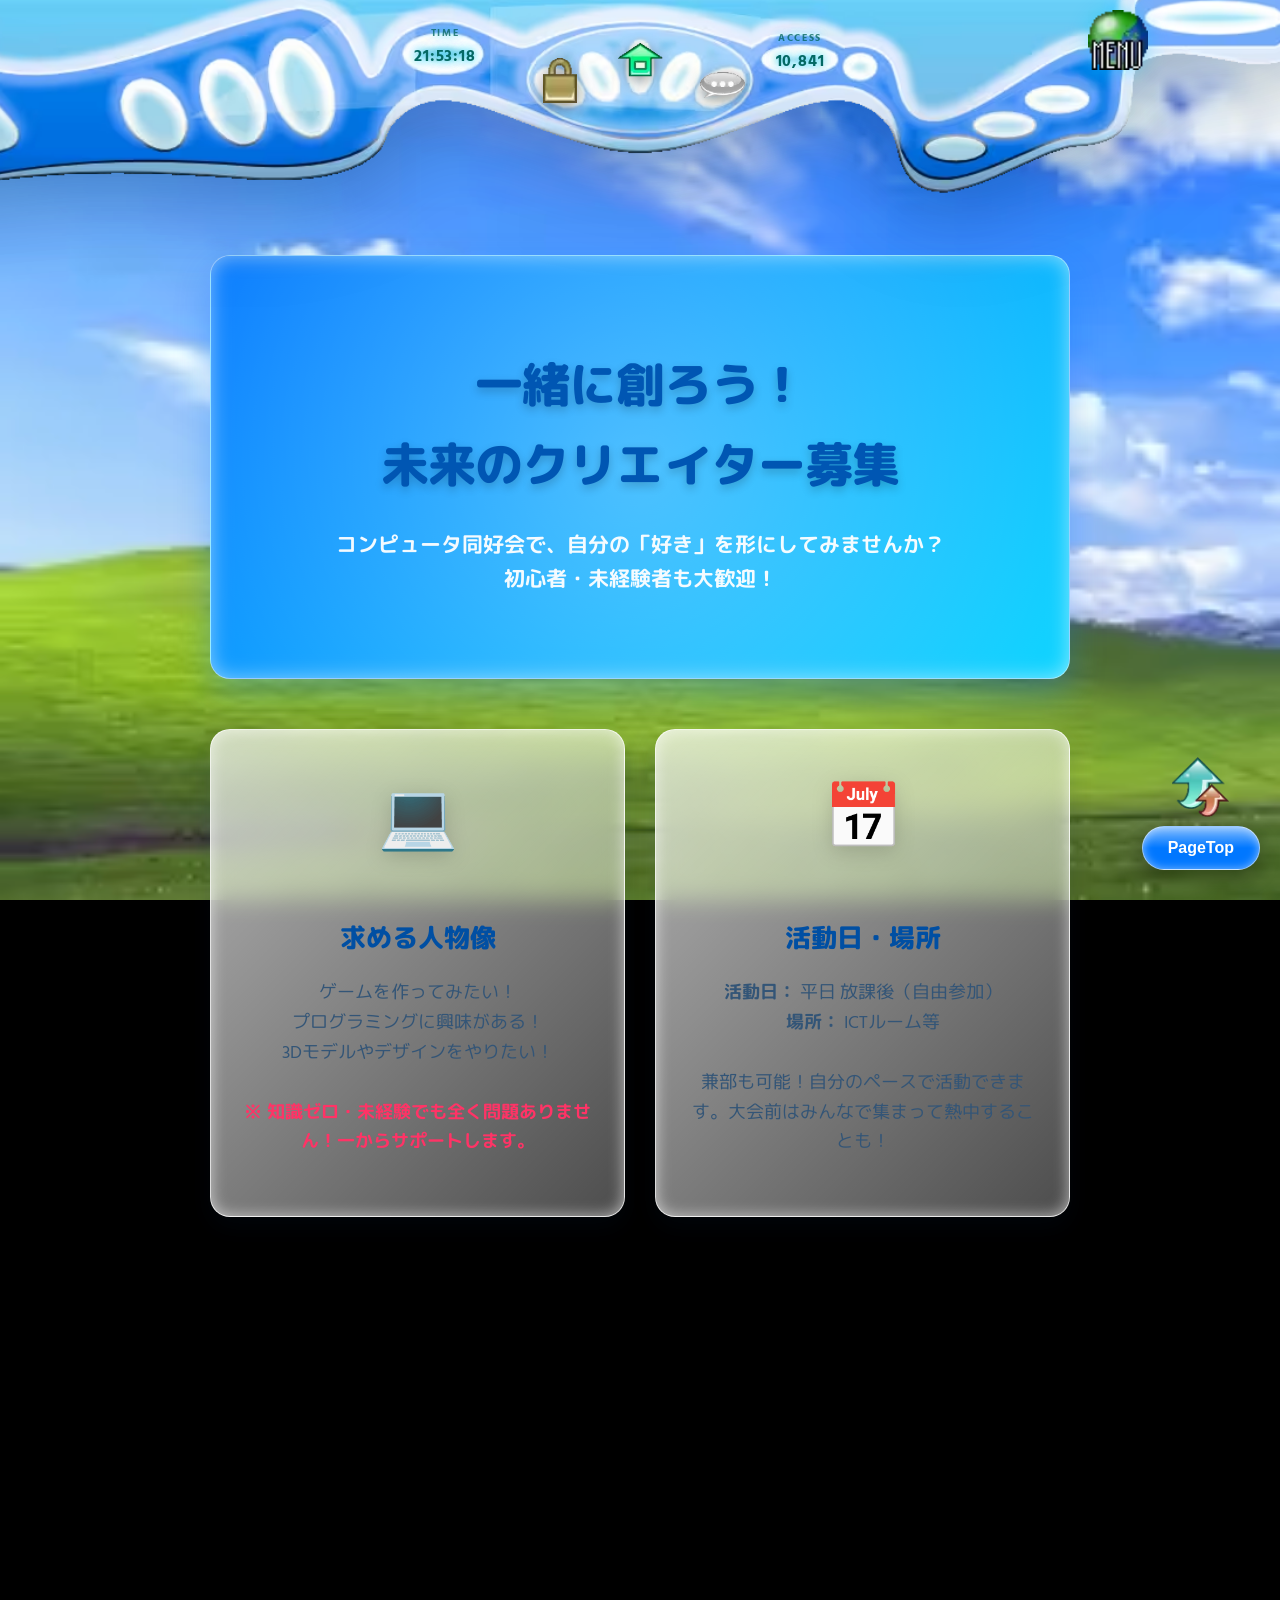
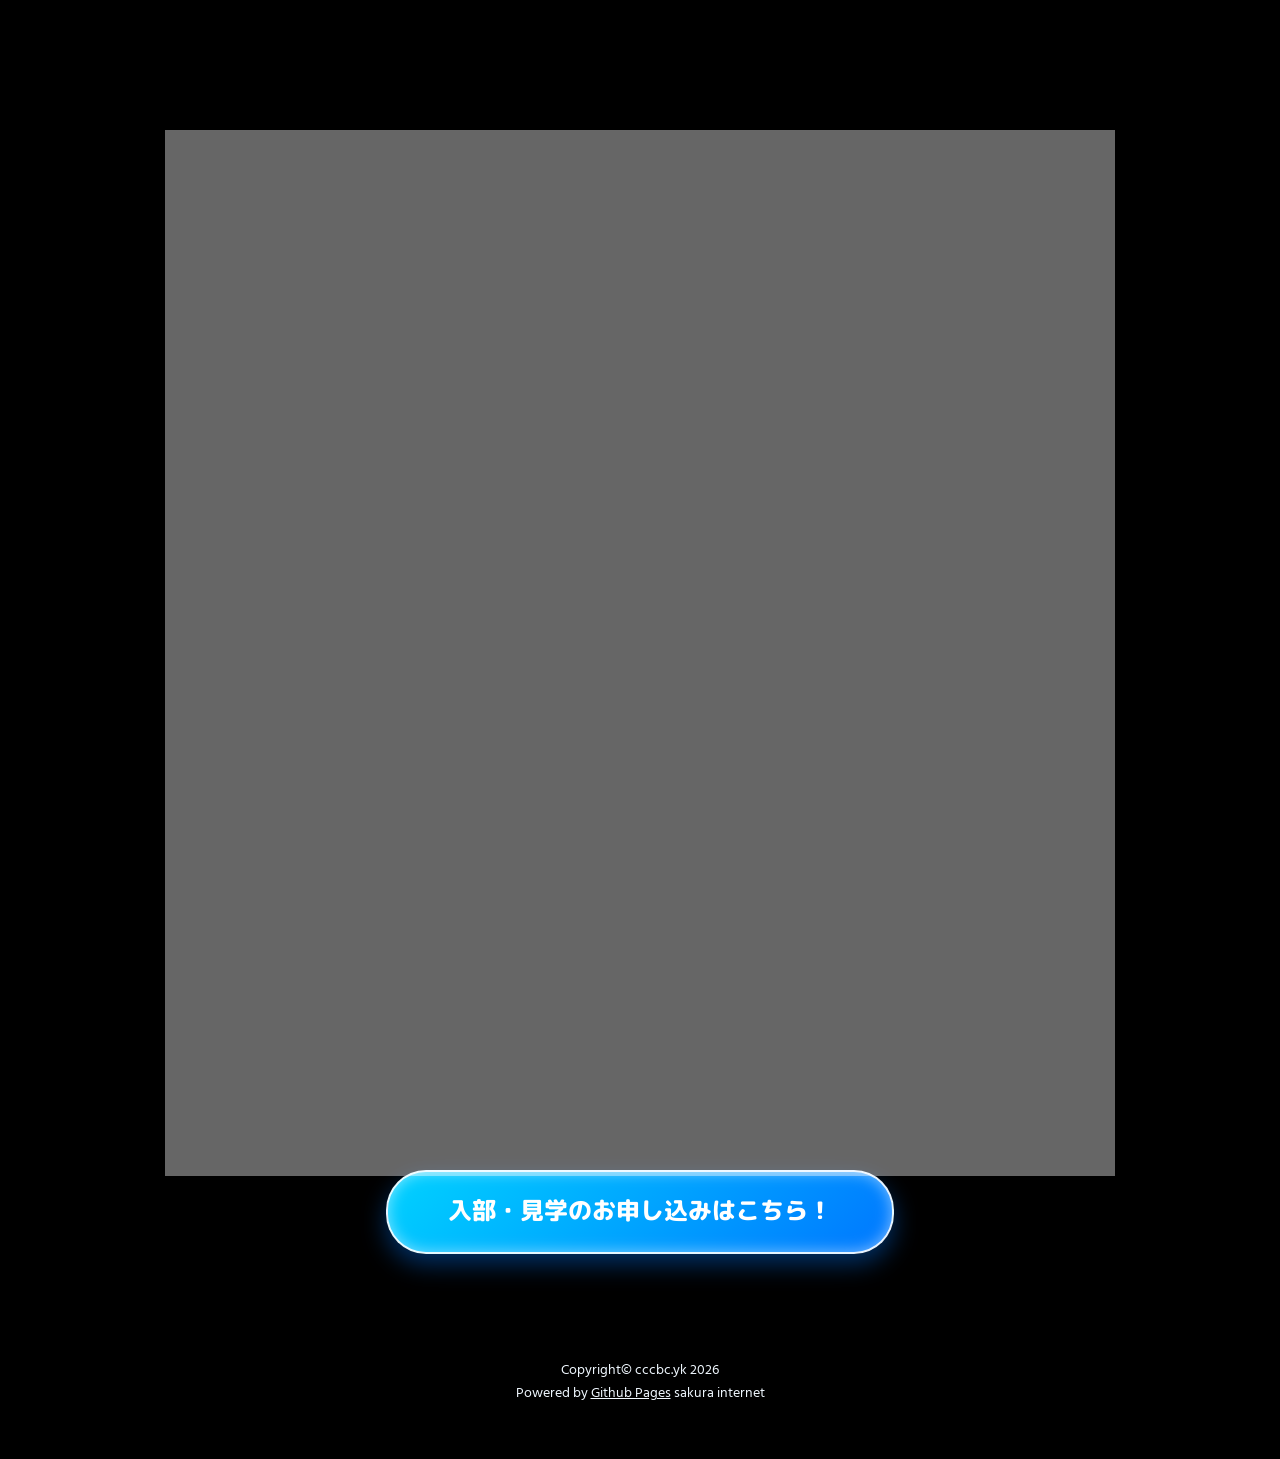
<file: html/recruitment.html>
<!DOCTYPE html>
<html lang="ja">

<head>
    <meta charset="UTF-8">
    <meta name="viewport" content="width=device-width, initial-scale=1.0">
    <title>入部案内 - CCCBC ホームページ</title>
    <!-- Apply Settings Script -->
    <script src="../assets/js/apply_settings.js"></script>
    <!-- Google Fonts: M PLUS Rounded 1c -->
    <link rel="preconnect" href="https://fonts.googleapis.com">
    <link rel="preconnect" href="https://fonts.gstatic.com" crossorigin>
    <link
        href="https://fonts.googleapis.com/css2?family=Hind:wght@300;400;500;600;700&family=M+PLUS+Rounded+1c:wght@400;700&display=swap"
        rel="stylesheet">
    <!-- Three.js for 3D Logo -->
    <script defer src="../assets/js/three.min.js"></script>
    <link rel="stylesheet" href="../assets/css/style.css">
    <style>
        .page-wrapper {
            max-width: 1200px;
            margin: 120px auto 40px;
            padding: 0 20px;
            position: relative;
            z-index: 0;
        }
        
        /* Recruitment Styles */
        .hero-banner {
            background: linear-gradient(135deg, #0077ff, #00d2ff);
            border-radius: 20px;
            padding: 60px 30px;
            text-align: center;
            color: white;
            box-shadow: 0 15px 35px rgba(0, 119, 255, 0.3), inset 0 0 20px rgba(255, 255, 255, 0.5);
            margin-bottom: 50px;
            position: relative;
            overflow: hidden;
            border: 1px solid rgba(255, 255, 255, 0.6);
        }

        .hero-banner::before {
            content: '';
            position: absolute;
            top: -50%;
            left: -50%;
            width: 200%;
            height: 200%;
            background: radial-gradient(circle, rgba(255,255,255,0.3), transparent 60%);
            animation: rotateGlow 15s linear infinite;
            pointer-events: none;
        }

        @keyframes rotateGlow {
            0% { transform: rotate(0deg); }
            100% { transform: rotate(360deg); }
        }

        .hero-title {
            font-size: 3rem;
            font-weight: 800;
            margin-bottom: 15px;
            text-shadow: 0 4px 10px rgba(0,0,0,0.2);
            position: relative;
            z-index: 1;
        }

        .hero-subtitle {
            font-size: 1.3rem;
            font-weight: 600;
            opacity: 0.95;
            position: relative;
            z-index: 1;
        }

        .info-grid {
            display: grid;
            grid-template-columns: repeat(auto-fit, minmax(300px, 1fr));
            gap: 30px;
            margin-bottom: 60px;
        }

        .info-card {
            background: linear-gradient(135deg, rgba(255, 255, 255, 0.7), rgba(255, 255, 255, 0.3));
            backdrop-filter: blur(12px);
            -webkit-backdrop-filter: blur(12px);
            border-radius: 20px;
            padding: 40px 30px;
            border: 1px solid rgba(255, 255, 255, 0.8);
            box-shadow: 0 10px 25px rgba(0, 50, 100, 0.1), inset 0 0 15px rgba(255,255,255,0.6);
            transition: transform 0.3s ease, box-shadow 0.3s ease;
            text-align: center;
        }

        .info-card:hover {
            transform: translateY(-8px);
            box-shadow: 0 20px 40px rgba(0, 50, 100, 0.15), inset 0 0 20px rgba(255, 255, 255, 0.8);
            border-color: rgba(0, 210, 255, 0.6);
        }

        .info-icon {
            font-size: 4rem;
            margin-bottom: 20px;
            display: inline-block;
            filter: drop-shadow(0 5px 10px rgba(0,0,0,0.15));
        }

        .info-title {
            font-size: 1.6rem;
            color: #004fa3;
            margin-bottom: 15px;
            font-weight: 800;
        }

        .info-text {
            color: #335577;
            font-size: 1.1rem;
            line-height: 1.7;
        }

        .faq-section {
            background: rgba(255, 255, 255, 0.4);
            backdrop-filter: blur(10px);
            border-radius: 20px;
            padding: 40px;
            border: 1px solid rgba(255, 255, 255, 0.6);
            margin-bottom: 50px;
            box-shadow: 0 10px 30px rgba(0,0,0,0.05);
        }

        .section-title {
            text-align: center;
            font-size: 2.2rem;
            color: #0056b3;
            margin-bottom: 40px;
            font-weight: 800;
            text-shadow: 0 2px 4px rgba(255,255,255,0.7);
        }

        .faq-item {
            margin-bottom: 25px;
            background: rgba(255, 255, 255, 0.6);
            border-radius: 12px;
            padding: 25px;
            border-left: 6px solid #00d2ff;
            box-shadow: 0 4px 15px rgba(0,0,0,0.05);
            transition: transform 0.2s;
        }
        
        .faq-item:hover {
            transform: translateX(5px);
        }

        .faq-q {
            font-weight: 800;
            color: #003366;
            font-size: 1.2rem;
            margin-bottom: 10px;
            display: flex;
            align-items: center;
        }

        .faq-q::before {
            content: 'Q.';
            font-size: 1.6rem;
            color: #ff8c00;
            margin-right: 15px;
            font-weight: 900;
        }

        .faq-a {
            color: #224466;
            line-height: 1.6;
            font-size: 1.05rem;
            display: flex;
        }

        .faq-a::before {
            content: 'A.';
            font-size: 1.6rem;
            color: #00d2ff;
            margin-right: 15px;
            font-weight: 900;
        }

        .cta-container {
            text-align: center;
            margin-top: 50px;
            margin-bottom: 30px;
        }

        .cta-btn {
            display: inline-block;
            background: linear-gradient(135deg, #00d2ff, #0077ff);
            color: white;
            font-size: 1.5rem;
            font-weight: 800;
            padding: 20px 60px;
            border-radius: 40px;
            text-decoration: none;
            box-shadow: 0 10px 25px rgba(0, 119, 255, 0.4), inset 0 0 15px rgba(255, 255, 255, 0.5);
            transition: all 0.3s cubic-bezier(0.175, 0.885, 0.32, 1.275);
            border: 2px solid rgba(255, 255, 255, 0.9);
        }

        .cta-btn:hover {
            transform: scale(1.05) translateY(-5px);
            box-shadow: 0 20px 40px rgba(0, 119, 255, 0.6), inset 0 0 25px rgba(255, 255, 255, 0.9);
            background: linear-gradient(135deg, #33ccff, #0055ff);
        }
        
        @media (max-width: 768px) {
            .hero-title { font-size: 2.2rem; }
            .hero-subtitle { font-size: 1.1rem; }
            .faq-q, .faq-a { align-items: flex-start; }
            .cta-btn { font-size: 1.2rem; padding: 15px 40px; }
        }
    </style>
</head>

<body>
    <div class="side-frame side-frame-left"></div>
    <div class="side-frame side-frame-right"></div>
    <div id="header-earth-part"></div>
    <div id="header-container">
        <div id="canvas-wrap">
            <div id="header-bg-part"></div>

            <canvas id="headerCanvas"></canvas>
            <div id="box-time" class="info-box">
                <span class="label">Time</span>
                <span id="currentTime" class="value">00:00:00</span>
            </div>

            <div id="box-network" class="info-box">
                <span class="label">Network</span>
                <div id="antenna-container">
                    <svg width="40" height="26" viewBox="0 0 50 30">
                        <path d="M 8 28 V 10 M 8 10 L 4 5 H 12 Z" stroke="white" stroke-width="2" fill="none" />
                        <rect class="sig-bar active" x="18" y="22" width="4" height="6" rx="1" />
                        <rect class="sig-bar active" x="26" y="15" width="4" height="13" rx="1" />
                        <rect class="sig-bar active" x="34" y="9" width="4" height="19" rx="1" />
                        <rect class="sig-bar active" id="bar-4" x="42" y="3" width="4" height="25" rx="1" />
                    </svg>
                </div>
            </div>

            <div id="box-access" class="info-box">
                <span class="label">Access</span>
                <span id="accessCount" class="value">10,841</span>
            </div>
        </div>
    </div>

    <div class="menu-panel" id="menuPanel">
        <a href="../index.html">ホーム</a>
        <a href="../index.html#about">同好会紹介</a>
        <a href="./members.html">部員紹介</a>
        <a href="./works.html">部員作品一覧</a>
        <a href="./activities.html">活動実績</a>
        <a href="../index.html#release-notes">リリースノート</a>
        <a href="./recruitment.html">募集要項</a>
        <a href="./bbs.html">同好会掲示板</a>
        <a href="./inquiry.html">お問い合わせ</a>
        <a href="./settings.html">サイト設定</a>
    </div>

    <main>
        <div class="page-wrapper">

            <div class="hero-banner">
                <h1 class="hero-title">一緒に創ろう！<br>未来のクリエイター募集</h1>
                <p class="hero-subtitle">コンピュータ同好会で、自分の「好き」を形にしてみませんか？<br>初心者・未経験者も大歓迎！</p>
            </div>

            <div class="info-grid">
                <div class="info-card">
                    <div class="info-icon">💻</div>
                    <h3 class="info-title">求める人物像</h3>
                    <p class="info-text">
                        ゲームを作ってみたい！<br>
                        プログラミングに興味がある！<br>
                        3Dモデルやデザインをやりたい！<br><br>
                        <strong style="color: #ff3366;">※ 知識ゼロ・未経験でも全く問題ありません！一からサポートします。</strong>
                    </p>
                </div>
                
                <div class="info-card">
                    <div class="info-icon">📅</div>
                    <h3 class="info-title">活動日・場所</h3>
                    <p class="info-text">
                        <strong>活動日：</strong> 平日 放課後（自由参加）<br>
                        <strong>場所：</strong> ICTルーム等<br><br>
                        兼部も可能！自分のペースで活動できます。大会前はみんなで集まって熱中することも！
                    </p>
                </div>

                <div class="info-card">
                    <div class="info-icon">💰</div>
                    <h3 class="info-title">費用・環境</h3>
                    <p class="info-text">
                        <strong>部費：</strong> 無料 または 少額<br><br>
                        学校の高性能なPCを利用できるため、自分専用のパソコンなどの特別な機材がなくても、すぐに開発をスタートできます！
                    </p>
                </div>
            </div>

            <div class="faq-section">
                <h2 class="section-title">よくある質問 (FAQ)</h2>
                
                <div class="faq-item">
                    <div class="faq-q">プログラミング未経験でも大丈夫ですか？</div>
                    <div class="faq-a"><span>もちろん大丈夫です！現在の部員の多くも未経験からスタートしています。先輩たちが優しく教えたり、一緒に勉強したりできるアットホームな環境が整っています。</span></div>
                </div>

                <div class="faq-item">
                    <div class="faq-q">自分のパソコンは必要ですか？</div>
                    <div class="faq-a"><span>必須ではありません。学校のICTルームのパソコンを利用して開発することができます。もちろん、自分のPC（ノートPC）を持ち込んでの作業も大歓迎です！</span></div>
                </div>

                <div class="faq-item">
                    <div class="faq-q">他の部活と兼部することは可能ですか？</div>
                    <div class="faq-a"><span>可能です。活動への参加は基本的に自由なので、自分のスケジュールに合わせて他の部活動や学業と両立させることができます。</span></div>
                </div>
                
                <div class="faq-item">
                    <div class="faq-q">どんなプログラミング言語を使っていますか？</div>
                    <div class="faq-a"><span>部員によって様々ですが、ゲーム制作にはC#(Unity)やC++、Web制作にはHTML/CSS/JavaScript、その他Pythonなどを学んでいる部員が多いです。やりたいことに合わせて好きな言語を学べます！</span></div>
                </div>
            </div>

            <div class="cta-container">
                <a href="./inquiry.html" class="cta-btn">入部・見学のお申し込みはこちら！</a>
            </div>

        </div>

        <section class="footer"></section>
    </main>

    <script src="../assets/js/header_manager.js"></script>
    <script src="../assets/js/footer.js"></script>



    <!-- ページトップボタン -->
    <button id="pageTop"
        style="position: fixed; bottom: 30px; right: calc(max((100vw - 1500px) / 2, 0px) + 20px);">PageTop</button>

    <script>
        // 本物のアクセス数を取得して更新
        async function updateRealAccessCount() {
            const el = document.getElementById('accessCount');
            const siteId = "cccbc-yk-homepage";

            try {
                const response = await fetch(`https://api.visitorbadge.io/api/visitors?path=${siteId}&countOnly=true`);
                const text = await response.text();
                const match = text.match(/VISITORS:\s*([\d,]+)/i) || text.match(/<text.*?font-weight="bold".*?>([\d,]+)<\/text>/i);
                const count = match ? parseInt(match[1].replace(/,/g, '')) : 0;
                const baseCount = 0;
                el.textContent = (baseCount + count).toLocaleString();
            } catch (e) {
                console.error("Access count fetch failed:", e);
            }
        }

        // 時刻・ステータスの更新
        function updateStats() {
            const now = new Date();
            const elTime = document.getElementById('currentTime');
            if (elTime) {
                elTime.textContent =
                    now.getHours().toString().padStart(2, '0') + ':' +
                    now.getMinutes().toString().padStart(2, '0') + ':' +
                    now.getSeconds().toString().padStart(2, '0');
            }

            // アンテナの演出: 基本4本、たまに3本
            const bar4 = document.getElementById('bar-4');
            if (bar4 && Math.random() > 0.95) {
                bar4.style.opacity = Math.random() > 0.3 ? "1" : "0.2";
            }
        }

        setInterval(updateStats, 1000);
        updateStats();
        updateRealAccessCount();

        // Canvas要素が未使用の場合は非表示にする
        const headerCanvas = document.getElementById('headerCanvas');
        if (headerCanvas) headerCanvas.style.display = 'none';

        // 地球メニューの開閉
        const earthBtn = document.getElementById('header-earth-part');
        const menuPanel = document.getElementById('menuPanel');

        if (earthBtn && menuPanel) {
            earthBtn.addEventListener('click', () => {
                menuPanel.classList.toggle('open');
                earthBtn.classList.toggle('active');
            });
        }

        // パネルの外をクリックしたら閉じる
        document.addEventListener('click', (e) => {
            if (earthBtn && !earthBtn.contains(e.target) && menuPanel && !menuPanel.contains(e.target)) {
                menuPanel.classList.remove('open');
                earthBtn.classList.remove('active');
            }
        });

        // ページトップ
        const pageTop = document.getElementById("pageTop");
        if (pageTop) {
            pageTop.onclick = () => {
                window.scrollTo({
                    top: 0,
                    behavior: "smooth"
                });
            };
        }
    </script>
</body>

</html>
</file>
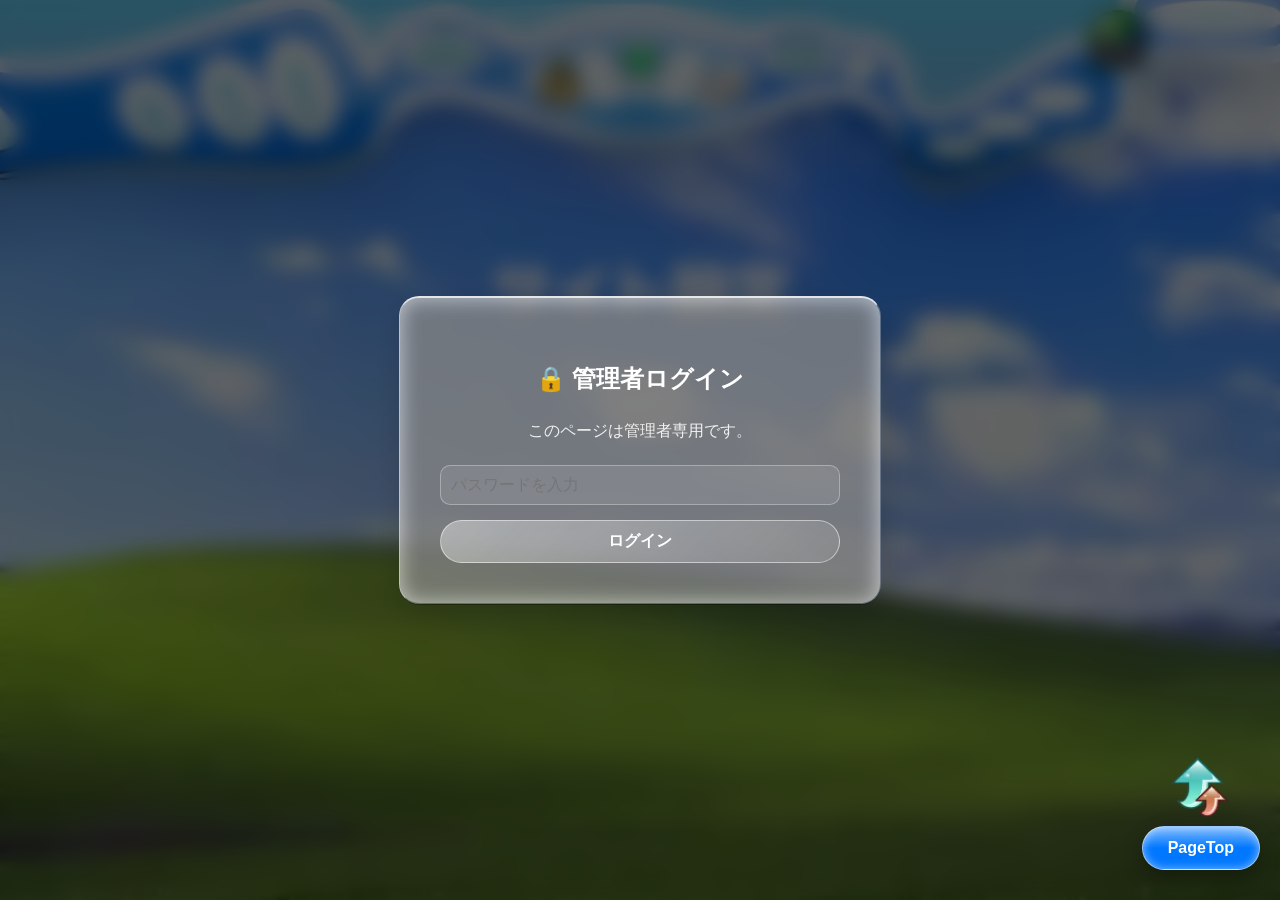
<file: html/settings.html>
<!DOCTYPE html>
<html lang="ja">

<head>
    <meta charset="UTF-8">
    <meta name="viewport" content="width=device-width, initial-scale=1.0">
    <title>サイト設定 - CCCBC ホームページ</title>
    <!-- Apply Settings Script (Blocks rendering to prevent flicker) -->
    <script src="../assets/js/apply_settings.js"></script>

    <!-- Google Fonts: M PLUS Rounded 1c -->
    <link rel="preconnect" href="https://fonts.googleapis.com">
    <link rel="preconnect" href="https://fonts.gstatic.com" crossorigin>
    <link
        href="https://fonts.googleapis.com/css2?family=Hind:wght@300;400;500;600;700&family=M+PLUS+Rounded+1c:wght@400;700&display=swap"
        rel="stylesheet">
    <!-- Three.js for 3D Logo -->
    <script defer src="../assets/js/three.min.js"></script>
    <link rel="stylesheet" href="../assets/css/style.css">
    <link rel="stylesheet" href="../assets/css/settings.css">
</head>

<body>
    <div class="side-frame side-frame-left"></div>
    <div class="side-frame side-frame-right"></div>
    <div id="header-earth-part"></div>
    <div id="header-container">
        <div id="canvas-wrap">
            <div id="header-bg-part"></div>

            <canvas id="headerCanvas"></canvas>
            <div id="box-time" class="info-box">
                <span class="label">Time</span>
                <span id="currentTime" class="value">00:00:00</span>
            </div>

            <div id="box-network" class="info-box">
                <span class="label">Network</span>
                <div id="antenna-container">
                    <svg width="40" height="26" viewBox="0 0 50 30">
                        <path d="M 8 28 V 10 M 8 10 L 4 5 H 12 Z" stroke="white" stroke-width="2" fill="none" />
                        <rect class="sig-bar active" x="18" y="22" width="4" height="6" rx="1" />
                        <rect class="sig-bar active" x="26" y="15" width="4" height="13" rx="1" />
                        <rect class="sig-bar active" x="34" y="9" width="4" height="19" rx="1" />
                        <rect class="sig-bar active" id="bar-4" x="42" y="3" width="4" height="25" rx="1" />
                    </svg>
                </div>
            </div>

            <div id="box-access" class="info-box">
                <span class="label">Access</span>
                <span id="accessCount" class="value">10,841</span>
            </div>
        </div>
    </div>

    <div class="menu-panel" id="menuPanel">
        <a href="../index.html">ホーム</a>
        <a href="../index.html#about">同好会紹介</a>
        <a href="./members.html">部員紹介</a>
        <a href="./works.html">部員作品一覧</a>
        <a href="./activities.html">活動実績</a>
        <a href="../index.html#release-notes">リリースノート</a>
        <a href="./recruitment.html">募集要項</a>
        <a href="./bbs.html">同好会掲示板</a>
        <a href="./inquiry.html">お問い合わせ</a>
        <a href="./settings.html">サイト設定</a>
    </div>

    <main>
        <div class="settings-wrapper">
            <h1 class="settings-title">サイト設定</h1>

            <!-- Lock Screen -->
            <div id="lockScreen" class="lock-screen">
                <div class="lock-box aero-content-box">
                    <h2>🔒 管理者ログイン</h2>
                    <p>このページは管理者専用です。</p>
                    <input type="password" id="adminPassword" placeholder="パスワードを入力">
                    <button id="loginBtn" class="aero-btn">ログイン</button>
                    <p id="loginError" class="error-msg"></p>
                </div>
            </div>

            <!-- Settings Content -->
            <div id="settingsContent" style="display: none;">

                <div class="aero-content-box setting-group">
                    <h3>🎨 外観設定</h3>

                    <div class="setting-item">
                        <div class="setting-info">
                            <div class="setting-label">テーマ</div>
                            <div class="setting-desc">サイト全体のカラーテーマを変更します。</div>
                        </div>
                        <div class="setting-control">
                            <select id="themeSelect">
                                <option value="default">デフォルト (Frutiger Aero)</option>
                                <option value="dark">ダークモード (Dark)</option>
                                <option value="hacker">ハッカー (Hacker)</option>
                            </select>
                        </div>
                    </div>

                    <div class="setting-item">
                        <div class="setting-info">
                            <div class="setting-label">文字サイズ (<span id="fontSizeValue">100%</span>)</div>
                            <div class="setting-desc">アクセシビリティのため、サイトの文字サイズを調整できます。</div>
                        </div>
                        <div class="setting-control">
                            <input type="range" id="fontSizeRange" min="80" max="150" value="100" step="10">
                        </div>
                    </div>

                    <div class="setting-item">
                        <div class="setting-info">
                            <div class="setting-label">カスタムカーソル</div>
                            <div class="setting-desc">マウスカーソルのスタイルを変更します。</div>
                        </div>
                        <div class="setting-control">
                            <select id="cursorSelect">
                                <option value="default">デフォルト</option>
                                <option value="crosshair">クロスヘア</option>
                                <option value="wait">待機</option>
                                <option value="help">ヘルプ</option>
                            </select>
                        </div>
                    </div>
                </div>

                <div class="aero-content-box setting-group">
                    <h3>⚡ パフォーマンス</h3>

                    <div class="setting-item">
                        <div class="setting-info">
                            <div class="setting-label">3Dロゴを無効化</div>
                            <div class="setting-desc">動作が重い場合は、3Dロゴの描画を停止して負荷を軽減できます。</div>
                        </div>
                        <div class="setting-control">
                            <input type="checkbox" id="disable3dCheck">
                        </div>
                    </div>
                </div>

                <div class="aero-content-box setting-group">
                    <h3>⚙️ 開発者情報</h3>

                    <div class="setting-item">
                        <div class="setting-info">
                            <div class="setting-label">ユーザーエージェント</div>
                            <div class="setting-desc" id="devUserAgent" style="word-break: break-all;">-</div>
                        </div>
                    </div>

                    <div class="setting-item">
                        <div class="setting-info">
                            <div class="setting-label">画面解像度</div>
                            <div class="setting-desc" id="devScreen">-</div>
                        </div>
                    </div>
                </div>

                <div class="aero-content-box setting-group">
                    <h3>💬 BBS設定</h3>

                    <div class="setting-item">
                        <div class="setting-info">
                            <div class="setting-label">ログイン必須化</div>
                            <div class="setting-desc">BBSでの投稿やコメントにログインを必須にします。</div>
                        </div>
                        <div class="setting-control">
                            <input type="checkbox" id="bbsLoginCheck">
                        </div>
                    </div>
                </div>

                <div class="aero-content-box setting-group">
                    <h3>🗑️ データ管理</h3>

                    <div class="setting-item">
                        <div class="setting-info">
                            <div class="setting-label">ローカルデータの初期化</div>
                            <div class="setting-desc">設定やBBSのローカル名などをすべてリセットします。</div>
                        </div>
                        <div class="setting-control">
                            <button id="clearDataBtn" class="aero-btn danger">初期化する</button>
                        </div>
                    </div>
                </div>

            </div>
        </div>

        <section class="footer"></section>
    </main>

    <script src="../assets/js/header_manager.js"></script>
    <script src="../assets/js/footer.js"></script>



    <!-- ページトップボタン -->
    <button id="pageTop"
        style="position: fixed; bottom: 30px; right: calc(max((100vw - 1500px) / 2, 0px) + 20px);">PageTop</button>

    <script src="../assets/js/settings.js"></script>

    <script>
        // 本物のアクセス数を取得して更新
        async function updateRealAccessCount() {
            const el = document.getElementById('accessCount');
            const siteId = "cccbc-yk-homepage";

            try {
                const response = await fetch(`https://api.visitorbadge.io/api/visitors?path=${siteId}&countOnly=true`);
                const text = await response.text();
                const match = text.match(/VISITORS:\s*([\d,]+)/i) || text.match(/<text.*?font-weight="bold".*?>([\d,]+)<\/text>/i);
                const count = match ? parseInt(match[1].replace(/,/g, '')) : 0;
                const baseCount = 0;
                el.textContent = (baseCount + count).toLocaleString();
            } catch (e) {
                console.error("Access count fetch failed:", e);
            }
        }

        // 時刻・ステータスの更新
        function updateStats() {
            const now = new Date();
            const elTime = document.getElementById('currentTime');
            if (elTime) {
                elTime.textContent =
                    now.getHours().toString().padStart(2, '0') + ':' +
                    now.getMinutes().toString().padStart(2, '0') + ':' +
                    now.getSeconds().toString().padStart(2, '0');
            }

            // アンテナの演出: 基本4本、たまに3本
            const bar4 = document.getElementById('bar-4');
            if (bar4 && Math.random() > 0.95) {
                bar4.style.opacity = Math.random() > 0.3 ? "1" : "0.2";
            }
        }

        setInterval(updateStats, 1000);
        updateStats();
        updateRealAccessCount();

        // Canvas要素が未使用の場合は非表示にする
        const headerCanvas = document.getElementById('headerCanvas');
        if (headerCanvas) headerCanvas.style.display = 'none';

        // 地球メニューの開閉
        const earthBtn = document.getElementById('header-earth-part');
        const menuPanel = document.getElementById('menuPanel');

        if (earthBtn && menuPanel) {
            earthBtn.addEventListener('click', () => {
                menuPanel.classList.toggle('open');
                earthBtn.classList.toggle('active');
            });
        }

        // パネルの外をクリックしたら閉じる
        document.addEventListener('click', (e) => {
            if (earthBtn && !earthBtn.contains(e.target) && menuPanel && !menuPanel.contains(e.target)) {
                menuPanel.classList.remove('open');
                earthBtn.classList.remove('active');
            }
        });

        // ページトップ
        const pageTop = document.getElementById("pageTop");
        if (pageTop) {
            pageTop.onclick = () => {
                window.scrollTo({
                    top: 0,
                    behavior: "smooth"
                });
            };
        }
    </script>
</body>

</html>
</file>
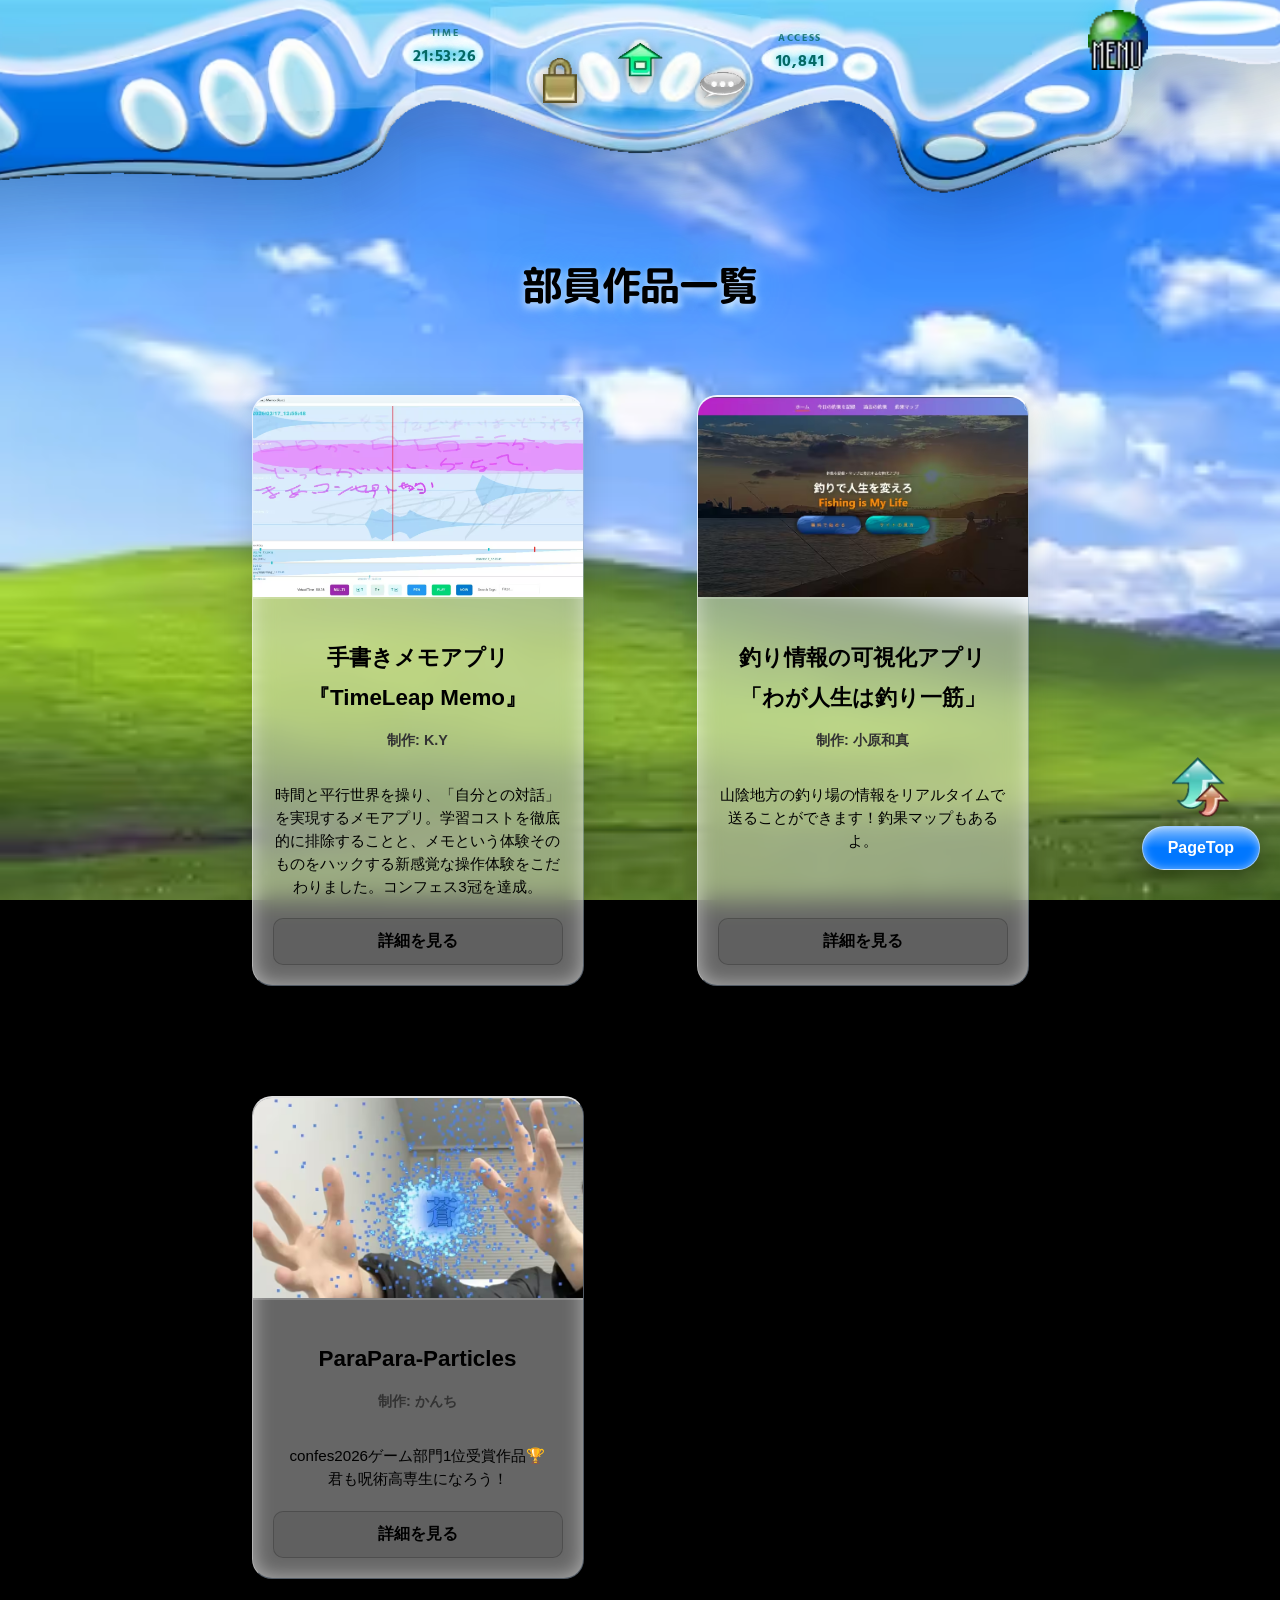
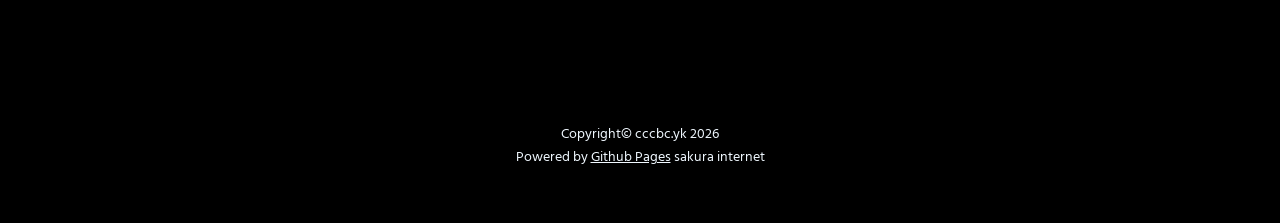
<file: html/works.html>
<!DOCTYPE html>
<html lang="ja">

<head>
    <meta charset="UTF-8">
    <meta name="viewport" content="width=device-width, initial-scale=1.0">
    <title>部員作品一覧 - CCCBC ホームページ</title>
    <!-- Apply Settings Script -->
    <script src="../assets/js/apply_settings.js"></script>
    <!-- Google Fonts: M PLUS Rounded 1c -->
    <link rel="preconnect" href="https://fonts.googleapis.com">
    <link rel="preconnect" href="https://fonts.gstatic.com" crossorigin>
    <link
        href="https://fonts.googleapis.com/css2?family=Hind:wght@300;400;500;600;700&family=M+PLUS+Rounded+1c:wght@400;700&display=swap"
        rel="stylesheet">
    <!-- Three.js for 3D Logo -->
    <script defer src="../assets/js/three.min.js"></script>
    <link rel="stylesheet" href="../assets/css/style.css">
    <style>
        .page-wrapper {
            max-width: 1200px;
            margin: 120px auto 40px;
            padding: 0 20px;
            position: relative;
            z-index: 0;
        }

        .page-title {
            text-align: center;
            font-size: 2.5rem;
            color: #000;
            margin-bottom: 40px;
            font-family: 'M PLUS Rounded 1c', sans-serif;
        }

        .works-grid {
            display: grid;
            grid-template-columns: repeat(auto-fill, minmax(300px, 1fr));
            gap: 30px;
            margin-top: 30px;
        }

        .work-card {
            border-radius: 20px;
            overflow: hidden;
            display: flex;
            flex-direction: column;
            transition: transform 0.3s ease;
            box-sizing: border-box;
        }

        .work-card:hover {
            transform: translateY(-5px);
        }

        .work-image {
            width: 100%;
            height: 200px;
            object-fit: cover;
            border-bottom: 2px solid rgba(255, 255, 255, 0.2);
        }

        .work-info {
            padding: 20px;
            flex: 1;
            display: flex;
            flex-direction: column;
            color: #000;
        }

        .work-title {
            font-size: 1.4rem;
            color: #000;
            margin-bottom: 10px;
            font-weight: 700;
        }

        .work-author {
            font-size: 0.9rem;
            color: #333;
            margin-bottom: 15px;
            font-weight: 600;
        }

        .work-desc {
            font-size: 0.95rem;
            color: #000;
            line-height: 1.5;
            margin-bottom: 20px;
        }

        .work-link {
            display: inline-block;
            padding: 8px 16px;
            background: rgba(0, 0, 0, 0.05);
            border: 1px solid rgba(0, 0, 0, 0.2);
            border-radius: 10px;
            color: #000;
            text-decoration: none;
            font-weight: 600;
            transition: background 0.2s ease;
            text-align: center;
            margin-top: auto;
        }

        .work-link:hover {
            background: rgba(0, 0, 0, 0.1);
        }
    </style>
</head>

<body>
    <div class="side-frame side-frame-left"></div>
    <div class="side-frame side-frame-right"></div>
    <div id="header-earth-part"></div>
    <div id="header-container">
        <div id="canvas-wrap">
            <div id="header-bg-part"></div>

            <canvas id="headerCanvas"></canvas>
            <div id="box-time" class="info-box">
                <span class="label">Time</span>
                <span id="currentTime" class="value">00:00:00</span>
            </div>

            <div id="box-network" class="info-box">
                <span class="label">Network</span>
                <div id="antenna-container">
                    <svg width="40" height="26" viewBox="0 0 50 30">
                        <path d="M 8 28 V 10 M 8 10 L 4 5 H 12 Z" stroke="white" stroke-width="2" fill="none" />
                        <rect class="sig-bar active" x="18" y="22" width="4" height="6" rx="1" />
                        <rect class="sig-bar active" x="26" y="15" width="4" height="13" rx="1" />
                        <rect class="sig-bar active" x="34" y="9" width="4" height="19" rx="1" />
                        <rect class="sig-bar active" id="bar-4" x="42" y="3" width="4" height="25" rx="1" />
                    </svg>
                </div>
            </div>

            <div id="box-access" class="info-box">
                <span class="label">Access</span>
                <span id="accessCount" class="value">10,841</span>
            </div>
        </div>
    </div>

    <div class="menu-panel" id="menuPanel">
        <a href="../index.html">ホーム</a>
        <a href="../index.html#about">同好会紹介</a>
        <a href="./members.html">部員紹介</a>
        <a href="./works.html">部員作品一覧</a>
        <a href="./activities.html">活動実績</a>
        <a href="../index.html#release-notes">リリースノート</a>
        <a href="./recruitment.html">募集要項</a>
        <a href="./bbs.html">同好会掲示板</a>
        <a href="./inquiry.html">お問い合わせ</a>
        <a href="./settings.html">サイト設定</a>
    </div>

    <main>
        <div class="page-wrapper">
            <h1 class="page-title">部員作品一覧</h1>

            <div class="works-grid">
                <!-- 作品１ -->
                <div class="work-card aero-content-box" style="padding: 0;">
                    <img src="../assets/images/Works/TimeleapMemo_PrtSc.avif" alt=" Galaxy Defender" class="work-image"
                        onerror="this.src='https://images.unsplash.com/photo-1550745165-9bc0b252726f?ixlib=rb-4.0.3&auto=format&fit=crop&w=500&q=80'">
                    <div class="work-info">
                        <h2 class="work-title">手書きメモアプリ『TimeLeap Memo』</h2>
                        <div class="work-author">制作: K.Y</K>
                        </div>
                        <p class="work-desc">
                            時間と平行世界を操り、「自分との対話」を実現するメモアプリ。学習コストを徹底的に排除することと、メモという体験そのものをハックする新感覚な操作体験をこだわりました。コンフェス3冠を達成。
                        </p>
                        <a href="https://github.com/keeeewai-kanikani/TimeLeapMemo" class="work-link"
                            target="_blank">詳細を見る</a>
                    </div>
                </div>

                 <!-- 作品2 -->
                <div class="work-card aero-content-box" style="padding: 0;">
                    <img src="../assets/images/Works/turi.avif" alt=" Galaxy Defender" class="work-image"
                        onerror="this.src='https://images.unsplash.com/photo-1550745165-9bc0b252726f?ixlib=rb-4.0.3&auto=format&fit=crop&w=500&q=80'">
                    <div class="work-info">
                        <h2 class="work-title">釣り情報の可視化アプリ<br>「わが人生は釣り一筋」</h2>
                        <div class="work-author">制作: 小原和真</K>
                        </div>
                        <p class="work-desc">
                           山陰地方の釣り場の情報をリアルタイムで送ることができます！釣果マップもあるよ。
                        </p>
                        <a href="https://aimlinux.github.io/fishing_memory/index.html" class="work-link"
                            target="_blank">詳細を見る</a>
                    </div>
                </div>

                 <!-- 作品3 -->
                <div class="work-card aero-content-box" style="padding: 0;">
                    <img src="../assets/images/Works/parapara.avif" alt=" Galaxy Defender" class="work-image"
                        onerror="this.src='https://images.unsplash.com/photo-1550745165-9bc0b252726f?ixlib=rb-4.0.3&auto=format&fit=crop&w=500&q=80'">
                    <div class="work-info">
                        <h2 class="work-title">ParaPara-Particles</h2>
                        <div class="work-author">制作: かんち</K>
                        </div>
                        <p class="work-desc">
                           confes2026ゲーム部門1位受賞作品🏆<br>
                           君も呪術高専生になろう！
                        </p>
                        <a href="https://aura-nit.github.io/ParaPara-Particles/" class="work-link"
                            target="_blank">詳細を見る</a>
                    </div>
                </div>

            </div>
        </div>

        <section class="footer"></section>
    </main>

    <script src="../assets/js/header_manager.js"></script>
    <script src="../assets/js/footer.js"></script>



    <!-- ページトップボタン -->
    <button id="pageTop"
        style="position: fixed; bottom: 30px; right: calc(max((100vw - 1500px) / 2, 0px) + 20px);">PageTop</button>

    <script>
        // 本物のアクセス数を取得して更新
        async function updateRealAccessCount() {
            const el = document.getElementById('accessCount');
            const siteId = "cccbc-yk-homepage";

            try {
                const response = await fetch(`https://api.visitorbadge.io/api/visitors?path=${siteId}&countOnly=true`);
                const text = await response.text();
                const match = text.match(/VISITORS:\s*([\d,]+)/i) || text.match(/<text.*?font-weight="bold".*?>([\d,]+)<\/text>/i);
                const count = match ? parseInt(match[1].replace(/,/g, '')) : 0;
                const baseCount = 0;
                el.textContent = (baseCount + count).toLocaleString();
            } catch (e) {
                console.error("Access count fetch failed:", e);
            }
        }

        // 時刻・ステータスの更新
        function updateStats() {
            const now = new Date();
            const elTime = document.getElementById('currentTime');
            if (elTime) {
                elTime.textContent =
                    now.getHours().toString().padStart(2, '0') + ':' +
                    now.getMinutes().toString().padStart(2, '0') + ':' +
                    now.getSeconds().toString().padStart(2, '0');
            }

            // アンテナの演出: 基本4本、たまに3本
            const bar4 = document.getElementById('bar-4');
            if (bar4 && Math.random() > 0.95) {
                bar4.style.opacity = Math.random() > 0.3 ? "1" : "0.2";
            }
        }

        setInterval(updateStats, 1000);
        updateStats();
        updateRealAccessCount();

        // Canvas要素が未使用の場合は非表示にする
        const headerCanvas = document.getElementById('headerCanvas');
        if (headerCanvas) headerCanvas.style.display = 'none';

        // 地球メニューの開閉
        const earthBtn = document.getElementById('header-earth-part');
        const menuPanel = document.getElementById('menuPanel');

        if (earthBtn && menuPanel) {
            earthBtn.addEventListener('click', () => {
                menuPanel.classList.toggle('open');
                earthBtn.classList.toggle('active');
            });
        }

        // パネルの外をクリックしたら閉じる
        document.addEventListener('click', (e) => {
            if (earthBtn && !earthBtn.contains(e.target) && menuPanel && !menuPanel.contains(e.target)) {
                menuPanel.classList.remove('open');
                earthBtn.classList.remove('active');
            }
        });

        // ページトップ
        const pageTop = document.getElementById("pageTop");
        if (pageTop) {
            pageTop.onclick = () => {
                window.scrollTo({
                    top: 0,
                    behavior: "smooth"
                });
            };
        }
    </script>
</body>

</html>
</file>
<file: assets/css/style.css>
:root {
    --accent: #00d2ff;
    --bg-site: #fdfdfd;
    --glass-glow: rgba(0, 210, 255, 0.5);
}

/* --- Side Pillarboxes (デジタルとアナログの境目) --- */
.side-frame {
    position: fixed;
    top: 0;
    width: calc((100vw - 1500px) / 2);
    height: 100vh;
    /* 記録中の漆黒の帯 */
    background: #050505;
    background-image: linear-gradient(rgba(18, 16, 16, 0) 50%,
            rgba(0, 0, 0, 0.25) 50%), linear-gradient(90deg,
            rgba(255, 0, 0, 0.02),
            rgba(0, 255, 0, 0.01),
            rgba(0, 0, 255, 0.02));
    background-size: 100% 2px, 3px 100%;
    z-index: 2000;
    /* 全ての要素（ヘッダー含む）より上に置くことで「枠」にする */
    pointer-events: none;
}

.side-frame-left {
    left: 0;
    border-right: 1px solid rgba(255, 255, 255, 0.15);
    box-shadow: 10px 0 30px rgba(0, 0, 0, 0.8);
}

.side-frame-right {
    right: 0;
    border-left: 1px solid rgba(255, 255, 255, 0.15);
    box-shadow: -10px 0 30px rgba(0, 0, 0, 0.8);
}

/* 画面が狭いときは枠を消す */
@media (max-width: 1500px) {
    .side-frame {
        display: none;
    }
}

body {
    margin: 0;
    padding: 0;
    font-family: "Hind", "M PLUS Rounded 1c", sans-serif;
    color: #333;
    overflow-x: hidden;
    /* 枠の外は完全な黒 */
    background-color: #000;
}

/* 背景を固定するための擬似要素 (スマホでも安定させるため) */
body::before {
    content: "";
    position: fixed;
    top: 0;
    left: 0;
    width: 100%;
    height: 100%;
    background-image: url("../images/Bliss_(Windows_XP).avif");
    background-size: 1500px auto;
    background-position: center top; /* 上基準に変更 */
    background-repeat: no-repeat;
    z-index: -2;
}

/* 背景が明るい画像の場合に備え、オーバーレイで可読性を確保 */
body::after {
    content: "";
    position: fixed;
    top: 0;
    left: 0;
    width: 100%;
    height: 100%;
    background: rgba(255, 255, 255, 0.1);
    backdrop-filter: saturate(1.2);
    -webkit-backdrop-filter: saturate(1.2);
    z-index: -1;
    pointer-events: none;
}

/* スマホ対応: 画面幅が狭い場合は画像をカバーにする */
@media (max-width: 1500px) {
    body::before {
        background-size: cover;
    }
}

/* --- Floating Menu Bar Style (Responsive) --- */
#header-container {
    position: fixed;
    top: 0;
    left: 0;
    width: 100%;
    height: 120px;
    display: flex;
    justify-content: center;
    z-index: 1;
    /* 影は個別のラッパー側に持たせる (スケーリングに追従させるため) */
}

#canvas-wrap {
    position: relative;
    width: 1500px;
    height: 120px;
    pointer-events: auto;
    flex-shrink: 0;
    display: flex;
    justify-content: center;
    align-items: center;
    transition: transform 0.3s ease;
    filter: drop-shadow(0 15px 40px rgba(0, 50, 100, 0.25));
}

/* 画面幅が1500px未満の場合、ヘッダー全体をレスポンシブに縮小 */
@media (max-width: 1500px) {
    #header-container {
        height: calc(120px * (100vw / 1500));
    }
    #canvas-wrap {
        transform: scale(calc(100vw / 1500));
        transform-origin: center top;
    }
    #header-earth-part {
        transform: scale(calc(100vw / 1500));
        transform-origin: left top;
    }
}

/* スマホ対応: 全体的にヘッダーを小さく表示するため、仮想幅を750pxに変更 */
@media (max-width: 600px) {
    #header-container {
        height: calc(120px * (100vw / 750));
    }
    #canvas-wrap {
        transform: scale(calc(100vw / 750));
        transform-origin: center top;
    }
    #header-earth-part {
        left: 76vw; /* 右端で見切れないように調整 */
        transform: scale(calc(100vw / 750));
        transform-origin: left top;
    }
}

/* --- ヘッダー専用のパーツ画像 --- */
#header-bg-part {
    position: absolute;
    top: -20px;
    /* 以前の座標再現 */
    left: 0;
    width: 1500px;
    height: 450px;
    background-image: url("../images/frutiger_aero_design (8).avif");
    background-size: contain;
    background-repeat: no-repeat;
    background-position: center top;
    z-index: -1;
    pointer-events: none;
    filter: drop-shadow(0 20px 50px rgba(0, 0, 0, 0.1));
}

/* --- 地球メニュー画像 --- */
#header-earth-part {
    position: fixed;
    top: 10px;
    left: calc(max(0px, 50vw - 750px) + min(100vw, 1500px) * 0.85);
    width: 140px;
    height: 60px;
    background-image: url("../images/menu_earth.avif");
    background-size: contain;
    background-repeat: no-repeat;
    z-index: 3;
    pointer-events: auto;
    cursor: pointer;
    filter: drop-shadow(0 0 10px rgba(0, 210, 255, 0.4));
    transition: transform 0.3s ease, filter 0.3s ease;
}

/* クリック時アニメーション */
#header-earth-part.active {
    transform: scale(1.1) rotate(10deg);
    filter: drop-shadow(0 0 20px rgba(0, 210, 255, 1));
}



/* スライドメニュー */

.menu-panel {
    position: fixed;
    top: 0;
    right: calc(max((100vw - 1500px) / 2, 0px));
    width: 260px;
    height: 100vh;
    background: rgba(255, 255, 255, 0.4);
    backdrop-filter: blur(20px);
    -webkit-backdrop-filter: blur(20px);
    transform: translateX(100%);
    box-shadow: -5px 0 20px rgba(0, 0, 0, 0);
    padding-top: 10px;
    display: flex;
    flex-direction: column;
    gap: 20px;
    z-index: 5;
    transition: transform 0.5s cubic-bezier(0.16, 1, 0.3, 1), box-shadow 0.5s;
    pointer-events: none;
}

.menu-panel.open {
    transform: translateX(0);
    box-shadow: -5px 0 30px rgba(0, 0, 0, 0.2);
    pointer-events: auto;
}

/* メニュー項目 */

.menu-panel a {
    padding: 2px 10px;
    font-size: 18px;
    color: #0a4f70;
    text-decoration: none;
    border-radius: 10px;
}

.menu-panel a:hover {
    background: rgba(255, 255, 255, 0.6);
}

#header-earth-part:hover {
    transform: scale(1.05);
    filter: drop-shadow(0 0 15px rgba(0, 210, 255, 0.8));
}

#headerCanvas {
    position: relative;
    width: 1500px;
    height: 450px;
    margin-top: -150px;
    /* キャンバスの描画位置合わせ */
    display: block;
    z-index: 1;
}

/* --- Access & Time Overlays (Menu alignment) --- */
/* --- Stat Box Base Styling --- */
.info-box {
    position: absolute;
    color: #056964;
    text-align: center;
    text-shadow: 0 0 8px rgba(0, 210, 255, 0.8), 0 0 15px rgba(0, 210, 255, 0.4);
    pointer-events: none;
    transform: translateX(-50%);
    /* 座標を要素の中央にする */
}

/* 個別配置 */
#box-time {
    top: 25px;
    left: 555px;
}

#box-network {
    top: 90px;
    left: 70px;
}

#box-access {
    top: 30px;
    left: 910px;
}

.label {
    display: block;
    font-size: 0.65rem;
    text-transform: uppercase;
    letter-spacing: 0.15em;
    opacity: 0.8;
    font-weight: 700;
    margin-bottom: 2px;
}

.value {
    font-size: 1.0rem;
    font-weight: 700;
    letter-spacing: 0.05em;
}

/* --- Dynamic Header Buttons --- */
.header-btn {
    position: absolute;
    width: 60px;
    height: 60px;
    display: flex;
    justify-content: center;
    align-items: center;
    cursor: pointer;
    transition: all 0.4s cubic-bezier(0.175, 0.885, 0.32, 1.275);
    z-index: 10;
}

.header-btn img {
    width: 45px; /* 少し大きくする */
    height: 45px;
    object-fit: contain;
    filter: drop-shadow(0 4px 8px rgba(0, 0, 0, 0.4));
    transition: all 0.4s ease;
}

.header-btn:hover {
    transform: scale(1.2) translateY(-4px);
}

.header-btn:hover img {
    filter: drop-shadow(0 0 15px rgba(0, 210, 255, 0.8));
    transform: rotate(5deg);
}



/* --- Main Content --- */
main {
    padding-top: 15vh;
    max-width: 900px;
    margin: 0 auto;
    text-align: center;
}

.hero-section {
    padding: 100px 20px;
}

h1 {
    font-size: 3.8rem;
    color: #0056b3;
    margin-bottom: 20px;
    text-shadow: 0 4px 10px rgba(255, 255, 255, 0.8), 0 0 40px rgba(0, 210, 255, 0.3);
    letter-spacing: -0.02em;
}


/* --- 3D Logo Container --- */
#logo-3d-container {
    width: 300px;
    height: 300px;
    margin: 0 auto;
    position: relative;
    cursor: pointer;
    filter: drop-shadow(0 20px 40px rgba(0, 0, 0, 0.3));
}

/* --- Antenna Styles --- */
.sig-bar {
    fill: rgba(255, 255, 255, 0.2);
}

.sig-bar.active {
    fill: #fff;
    filter: drop-shadow(0 0 5px rgba(0, 210, 255, 0.8));
}

.sig-bar.hidden {
    fill: rgba(255, 255, 255, 0.2);
    filter: none;
}

#antenna-container {
    display: flex;
    align-items: center;
    justify-content: center;
    height: 38px;
}

/* フルティガーエアロ風・すりガラスコンテンツボックス */
.aero-content-box {
    width: 80%;
    max-width: 800px;
    margin: 40px auto;
    padding: 30px 40px;

    /* すりガラス効果（魔法の1行） */
    background: rgba(255, 255, 255, 0.4);
    backdrop-filter: blur(12px);
    -webkit-backdrop-filter: blur(12px);

    /* アクリルの厚みと丸み */
    border-radius: 15px;
    border-top: 2px solid rgba(255, 255, 255, 0.8);
    /* 上からの光 */
    border-left: 1px solid rgba(255, 255, 255, 0.5);
    border-bottom: 1px solid rgba(0, 50, 100, 0.2);
    /* 下の影 */
    border-right: 1px solid rgba(0, 50, 100, 0.2);

    /* 空間に浮いているようなドロップシャドウ */
    box-shadow: 0 10px 30px rgba(0, 0, 0, 0.15),
        inset 0 0 20px rgba(255, 255, 255, 0.5);
    /* 内側の反射 */

    /* テキストのスタイル（当時のシステムフォント感を出す） */
    font-family: "Meiryo", "メイリオ", "MS P Gothic", sans-serif;
    color: #003366;
    /* 濃いブルーで視認性アップ */
    text-align: center;
    line-height: 1.8;
}

.aero-subtitle {
    font-size: 2rem;
    font-weight: bold;
    color: #0055aa;
    margin-bottom: 20px;
    letter-spacing: 1px;
}

.aero-text {
    font-size: 1.05rem;
    margin-bottom: 30px;
    text-align: justify;
    text-justify: inter-ideograph;
}

.aero-contact {
    font-size: 1rem;
    font-weight: bold;
    background: rgba(0, 100, 200, 0.1);
    padding: 15px;
    border-radius: 8px;
    border: 1px solid rgba(255, 255, 255, 0.6);
}

.aero-link {
    color: #0066cc;
    text-decoration: underline;
    font-size: 1.2rem;
}

.aero-link:hover {
    color: #0099ff;
    text-shadow: 0 0 8px rgba(0, 150, 255, 0.8);
    /* ホバーで光る！ */
}




/* ===============================
   活動風景スライドショー
================================ */

.slide-container {

    width: 100%;
    overflow: hidden;
    margin-top: 20px;
    border-radius: 12px;

}

.slide-track {

    display: flex;
    gap: 20px;

    width: calc(250px * 10);

    animation: slideLoop 30s linear infinite;

}

.slide-track img {

    width: 250px;
    height: 160px;

    object-fit: cover;

    border-radius: 10px;

    box-shadow:
        0 6px 20px rgba(0, 0, 0, 0.25);

    transition: 0.3s;

}

/* ホバー拡大 */

.slide-track img:hover {

    transform: scale(1.08);

    box-shadow:
        0 10px 30px rgba(0, 0, 0, 0.35);

}

/* 横スクロール */

@keyframes slideLoop {

    0% {
        transform: translateX(0);
    }

    100% {
        transform: translateX(-50%);
    }

}



/* ===============================
   イベントタイムライン
================================ */

.event-timeline {

    display: flex;
    flex-direction: column;
    gap: 25px;
    margin-top: 20px;
    position: relative;

}

/* 中央ライン */

.event-timeline::before {

    content: "";

    position: absolute;

    left: 40px;
    top: 0;
    bottom: 0;

    width: 3px;

    background: linear-gradient(180deg,
            #00d2ff,
            #0077ff);

    border-radius: 2px;

    box-shadow: 0 0 10px rgba(0, 210, 255, 0.6);

}

/* カード */

.event-card {

    display: flex;
    align-items: flex-start;
    gap: 20px;

    padding-left: 80px;

    position: relative;

}

/* 月 */

.event-month {

    width: 70px;
    height: 70px;

    display: flex;
    align-items: center;
    justify-content: center;

    font-weight: bold;
    font-size: 18px;

    color: white;

    background: linear-gradient(145deg,
            #00d2ff,
            #0066ff);

    border-radius: 50%;

    box-shadow:
        0 5px 20px rgba(0, 0, 0, 0.25),
        0 0 15px rgba(0, 210, 255, 0.7);

    position: absolute;
    left: 5px;

}

/* 内容カード */

.event-content {

    background: rgba(255, 255, 255, 0.35);

    backdrop-filter: blur(10px);

    padding: 20px 25px;

    border-radius: 12px;

    border-top: 1px solid rgba(255, 255, 255, 0.8);
    border-left: 1px solid rgba(255, 255, 255, 0.6);

    box-shadow:
        0 10px 25px rgba(0, 0, 0, 0.15);

    transition: 0.3s;

}

/* ホバー */

.event-card:hover .event-content {

    transform: translateY(-5px) scale(1.02);

    box-shadow:
        0 20px 40px rgba(0, 0, 0, 0.25);

}

/* タイトル */

.event-content h3 {

    margin: 0;
    font-size: 20px;

    color: #004fa3;

}

/* 説明 */

.event-content p {

    margin-top: 8px;
    font-size: 15px;

    color: #003366;

    line-height: 1.6;

}




/* ===============================
   リリースノート
================================ */

.release-container {

    display: flex;
    flex-direction: column;
    gap: 25px;
    margin-top: 20px;

}

/* カード */

.release-card {

    background: rgba(255, 255, 255, 0.35);

    backdrop-filter: blur(12px);

    border-radius: 14px;

    padding: 20px 25px;

    border-top: 1px solid rgba(255, 255, 255, 0.9);
    border-left: 1px solid rgba(255, 255, 255, 0.6);

    box-shadow:
        0 10px 30px rgba(0, 0, 0, 0.15),
        inset 0 0 10px rgba(255, 255, 255, 0.5);

    transition: 0.3s;

}

/* ホバー */

.release-card:hover {

    transform: translateY(-6px) scale(1.01);

    box-shadow:
        0 20px 45px rgba(0, 0, 0, 0.25);

}

/* ヘッダー */

.release-header {

    display: flex;
    justify-content: space-between;
    align-items: center;

    margin-bottom: 10px;

}

/* バージョン */

.release-version {

    font-weight: bold;

    font-size: 20px;

    color: white;

    padding: 5px 12px;

    border-radius: 8px;

    background: linear-gradient(145deg,
            #00d2ff,
            #0077ff);

    box-shadow:
        0 0 12px rgba(0, 210, 255, 0.7);

}

/* 日付 */

.release-date {

    font-size: 14px;

    color: #003366;

    opacity: 0.8;

}

/* リスト */

.release-list {

    list-style: none;
    padding: 0;
    margin: 0;

}

/* 各項目 */

.release-list li {

    margin: 8px 0;

    padding-left: 26px;

    position: relative;

    font-size: 15px;

    color: #003366;

}

/* アイコン */

.release-list li::before {

    position: absolute;
    left: 0;
    top: 2px;

    font-size: 14px;

}

/* 共通アイコン設定 */
.release-list li::before {
    content: "";
    position: absolute;
    left: 0;
    top: 2px;

    width: 18px;
    height: 18px;

    display: inline-block;

    background-size: contain;
    background-repeat: no-repeat;
    background-position: center;
}

/* 新機能 */
.release-list li.new::before {
    background-image: url("../images/new.avif");
}

/* 改善 */
.release-list li.improve::before {
    background-image: url("../images/improve.avif");
}

/* 修正 */
.release-list li.fix::before {
    background-image: url("../images/fix.avif");
}


#pageTop {
    position: fixed;
    bottom: 30px;
    right: calc(max((100vw - 1500px) / 2, 0px));

    /* ボタン本体のスタイル（フルティガーエアロ風に改善） */
    background: linear-gradient(180deg, rgba(255, 255, 255, 0.5) 0%, rgba(255, 255, 255, 0) 50%), #0077ff;
    color: white;
    border: 1px solid rgba(255, 255, 255, 0.6);
    padding: 12px 25px;
    font-size: 16px;
    font-weight: bold;
    border-radius: 50px;
    cursor: pointer;
    box-shadow: 0 8px 20px rgba(0, 0, 0, 0.3), inset 0 0 10px rgba(255, 255, 255, 0.5);
    transition: 0.3s cubic-bezier(0.17, 0.67, 0.83, 0.67);
    z-index: 1000;
}

/* ボタンの「上」に画像を表示するための擬似要素 */
#pageTop::before {
    content: "";
    position: absolute;
    bottom: 100%;
    /* ボタンの真上に配置 */
    left: 50%;
    transform: translateX(-50%) translateY(-10px);
    width: 60px;
    /* 画像のサイズ */
    height: 60px;
    background-image: url("../images/top.avif");
    background-size: contain;
    background-repeat: no-repeat;
    background-position: center bottom;
    transition: transform 0.3s ease;
    pointer-events: none;
}

#pageTop:hover {
    transform: translateY(-5px);
    background: linear-gradient(180deg, rgba(255, 255, 255, 0.6) 0%, rgba(255, 255, 255, 0.1) 50%), #3399ff;
    box-shadow: 0 12px 25px rgba(0, 0, 0, 0.4);
}

#pageTop:hover::before {
    /* ホバー時に画像が少し跳ねるアニメーション */
    transform: translateX(-50%) translateY(-25px);
}

/* --- Typography Helpers --- */
.hind-light {
    font-family: "Hind", sans-serif;
    font-weight: 300;
    font-style: normal;
}

.hind-regular {
    font-family: "Hind", sans-serif;
    font-weight: 400;
    font-style: normal;
}

.hind-medium {
    font-family: "Hind", sans-serif;
    font-weight: 500;
    font-style: normal;
}

.hind-semibold {
    font-family: "Hind", sans-serif;
    font-weight: 600;
    font-style: normal;
}

.hind-bold {
    font-family: "Hind", sans-serif;
    font-weight: 700;
    font-style: normal;
}

/* ===============================
   Global Theme Overrides
================================ */

/* Dark Mode Theme */
html.theme-dark body {
    background: #121212 !important;
}
html.theme-dark body::before,
html.theme-dark body::after {
    display: none !important;
}
html.theme-dark .hero-section::before {
    opacity: 0.1 !important;
}
html.theme-dark .aero-content-box {
    background: rgba(30,30,30,0.7) !important;
    border-color: rgba(255,255,255,0.1) !important;
}
html.theme-dark .event-content,
html.theme-dark .release-card,
html.theme-dark .bbs-card {
    background: rgba(40,40,40,0.8) !important;
    color: #e0e0e0 !important;
    border-color: rgba(255,255,255,0.1) !important;
}
html.theme-dark h1,
html.theme-dark h2,
html.theme-dark h3,
html.theme-dark .aero-subtitle {
    color: #66b2ff !important;
}
html.theme-dark .aero-text,
html.theme-dark p {
    color: #cccccc !important;
}

/* Hacker Theme */
html.theme-hacker body {
    background: #000 !important;
    color: #0f0 !important;
    font-family: "Courier New", Courier, monospace !important;
}
html.theme-hacker body::before,
html.theme-hacker body::after {
    display: none !important;
}
html.theme-hacker .hero-section::before {
    display: none !important;
}
html.theme-hacker h1, 
html.theme-hacker h2, 
html.theme-hacker h3, 
html.theme-hacker p, 
html.theme-hacker span, 
html.theme-hacker a {
    color: #0f0 !important;
    text-shadow: 0 0 5px #0f0 !important;
    font-family: "Courier New", Courier, monospace !important;
}
html.theme-hacker .aero-content-box,
html.theme-hacker .event-content,
html.theme-hacker .release-card,
html.theme-hacker .bbs-card {
    background: rgba(0,20,0,0.9) !important;
    border: 1px solid #0f0 !important;
    box-shadow: 0 0 10px #0f0 !important;
    backdrop-filter: none !important;
}
html.theme-hacker .aero-subtitle {
    color: #0f0 !important;
}

/* --- Footer --- */
.footer {
    padding: 40px 20px;
    margin-top: 50px;
}

.footer-content {
    color: aliceblue;
    font-size: 0.9rem;
    line-height: 1.6;
}
</file>
<file: Web/main/style/style.css>
*{
margin:0;
padding:0;
box-sizing:border-box;
font-family:-apple-system,BlinkMacSystemFont,"Segoe UI";
}

body{
height:200vh;

background:
radial-gradient(circle at 20% 30%, #ffffff55 0%, transparent 40%),
radial-gradient(circle at 80% 10%, #ffffff55 0%, transparent 40%),
linear-gradient(180deg,#9197d3,#000000);

overflow-x:hidden;

}

/* ナビ全体 */
.nav-wrapper{

position:fixed;
top:0;
width:100%;
height:220px;

}

/* 波形 */
.wave{

position:absolute;
top:0;
width:100%;
height:220px;

fill:rgba(2, 11, 3, 0.35);

backdrop-filter:blur(25px);
}

/* 光沢 */
.wave::after{
content:"";
position:absolute;
top:0;
left:-100%;
width:200%;
height:100%;

background:linear-gradient(
120deg,
transparent,
rgba(255, 255, 255, 0.6),
transparent
);

animation:shine 6s infinite;
}

@keyframes shine{
0%{transform:translateX(-50%)}
100%{transform:translateX(50%)}
}

/* ナビ本体 */
.navbar{

position:absolute;
top:20px;
width:100%;

display:flex;
justify-content:space-between;
align-items:center;

padding:0 40px;

}

/* 左 */
.left{

display:flex;
align-items:center;
gap:14px;

padding:8px 16px;

background:rgba(255,255,255,0.15);
backdrop-filter:blur(20px);

border-radius:40px;

box-shadow:
0 8px 25px rgba(0,0,0,0.2),
inset 0 2px 5px rgba(255,255,255,0.6);

transition:0.3s;

}

.left:hover{

transform:translateY(-3px) scale(1.03);

box-shadow:
0 15px 35px rgba(0,0,0,0.3),
inset 0 2px 8px rgba(255,255,255,0.7);

}

.avatar{

width:48px;
height:48px;

border-radius:50%;
overflow:hidden;

position:relative;

animation:avatarFloat 5s ease-in-out infinite;

box-shadow:
0 0 15px rgba(150,220,255,0.8);

}


.avatar img{
width:100%;
height:100%;
object-fit:cover; /* 円にきれいに収める */
}

/* 中央 */
.center{

display:flex;
gap:28px;

margin-top: 50px;

position:absolute;
left:50%;
transform:translateX(-50%);

display:flex;
gap:28px;

background:rgba(255,255,255,0.25);

padding:10px 25px;

border-radius:40px;

backdrop-filter:blur(20px);

box-shadow:
0 10px 30px rgba(0,0,0,0.2),
inset 0 2px 6px rgba(255,255,255,0.7);

}

/* アイコン */
.icon{

width:54px;
height:54px;

border-radius:50%;

display:flex;
align-items:center;
justify-content:center;

font-size:22px;

cursor:pointer;

background:
radial-gradient(circle at 30% 30%, #ffffff, #9ddcff);

box-shadow:
0 6px 15px rgba(0,0,0,0.25),
inset 0 3px 6px rgba(255,255,255,0.8);

transition:0.25s;
animation:float 4s ease-in-out infinite;

}

/* 浮遊 */
@keyframes float{

0%{transform:translateY(0px)}
50%{transform:translateY(-8px)}
100%{transform:translateY(0px)}

}

/* iPhoneタップ */
.icon:active{

transform:scale(0.85);

box-shadow:
inset 0 5px 10px rgba(0,0,0,0.3);

}

/* 右 */
.right{
display:flex;
align-items:center;
font-weight:bold;
gap: 20px;
}

/* 右（ハンバーガー＋メニュー） */

.right{

display:flex;
align-items:center;
gap:16px;

padding:8px 18px;

background:rgba(255,255,255,0.25);

border-radius:40px;

backdrop-filter:blur(20px);

box-shadow:
0 10px 30px rgba(0,0,0,0.2),
inset 0 2px 6px rgba(255,255,255,0.7);

transition:0.3s;

}

/* ホバーで少し浮く */

.right:hover{

transform:translateY(-3px) scale(1.03);

box-shadow:
0 15px 35px rgba(0,0,0,0.3),
inset 0 2px 8px rgba(255,255,255,0.8);

}

.time-btn{
margin-right:50px;
font-size:30px;
font-weight:bold;
color:#563cc0;

width:70px;


}


.menu-text{

font-size:18px;
font-weight:bold;

background:linear-gradient(
120deg,
#8fd6ff,
#ffffff,
#8fd6ff
);

background-size:200%;   

background-clip:text;

-webkit-text-fill-color:transparent;

animation:shineText 4s linear infinite;

}

@keyframes shineText{

0%{background-position:0%}
100%{background-position:200%}

}


.menu-text:hover{
background:linear-gradient( 
145deg,
#8fd6ff,
#cfefff
);
background-clip:text;
-webkit-background-clip:text;
-webkit-text-fill-color:transparent;
}


/* ハンバーガーボタン */

.hamburger{

width:35px;
height:25px;

display:flex;
flex-direction:column;
justify-content:space-between;

cursor:pointer;

}


.hamburger img{

width: 40px;
height: 40px;
cursor: pointer;

transition:0.3s;

}

/* クリック時アニメーション */

.hamburger.active img{
transform:rotate(90deg) scale(1.1);
}



/* スライドメニュー */

.menu-panel{

position:fixed;
top:0;
right:-260px;

width:260px;
height:100vh;

background:rgba(255,255,255,0.4);
backdrop-filter:blur(20px);

box-shadow:-5px 0 20px rgba(0,0,0,0.2);

padding-top:120px;

display:flex;
flex-direction:column;
gap:20px;

transition:0.35s;

}

/* 開いた状態 */

.menu-panel.open{
right:0;
}

/* メニュー項目 */

.menu-panel a{

padding:12px 25px;

font-size:18px;

color:#0a4f70;
text-decoration:none;

border-radius:10px;

}

.menu-panel a:hover{
background:rgba(255,255,255,0.6);
}
























/* =========================
   スマホ対応
========================= */

@media (max-width: 768px){
 
/* ナビ高さ */
.nav-wrapper{
height:140px;
}

/* 波 */
.wave{
height:140px;
}

/* ナビ全体余白 */
.navbar{
padding:0 15px;
top:10px;
}

/* 左ロゴ */
.left{
gap:8px;
padding:6px 12px;
}

.avatar{
width:38px;
height:38px;
}

/* 中央アイコン */
.center{

margin-top:30px;

gap:15px;

padding:8px 15px;

}

/* アイコンサイズ */
.icon{

width:42px;
height:42px;

font-size:18px;

}

/* 右 */
.right{
gap:10px;
}

/* 時計 */
.time-btn{

font-size:18px;
width:auto;
margin-right:10px;

}

/* メニュー文字 */
.menu-text{

font-size:14px;

}

/* ハンバーガー */
.hamburger img{

width:32px;
height:32px;

}

/* スライドメニュー */
.menu-panel{

width:220px;

}

}

/* =========================
   小さいスマホ
========================= */

@media (max-width:480px){

.center{

gap:10px;
padding:6px 10px;

}

.icon{

width:36px;
height:36px;

font-size:16px;

}

.menu-text{
display:none;
}

.time-btn{
display:none;
}

}
</file>
<file: Web/test/navbar/style.css>
*{
margin:0;
padding:0;
box-sizing:border-box;
font-family:Segoe UI;
}

body{
height:200vh;
background:linear-gradient(
180deg,
#dff3ff,
#a9dfff
);
}


/* ナビバー */
.navbar{

position:fixed;
top:0;
left:0;
width:100%;
height:110px;

display:flex;
align-items:center;
justify-content:space-between;

padding:0 40px;

background:rgba(255,255,255,0.35);
backdrop-filter:blur(20px);

border-bottom-left-radius:70px;
border-bottom-right-radius:70px;

box-shadow:
0 10px 40px rgba(0,0,0,0.15),
inset 0 2px 10px rgba(255,255,255,0.7);
}


/* 左 */
.nav-left{
display:flex;
align-items:center;
gap:15px;
}

.avatar{
width:50px;
height:50px;
border-radius:50%;
background:linear-gradient(
145deg,
#ffffff,
#9ddfff
);
box-shadow:
0 5px 10px rgba(0,0,0,0.2);
}

.points{
font-size:18px;
font-weight:bold;
color:#004f7c;
}


/* 中央 */
.nav-center{

display:flex;
gap:35px;

background:rgba(255,255,255,0.4);
padding:12px 30px;

border-radius:50px;

box-shadow:
inset 0 2px 8px rgba(255,255,255,0.7),
0 6px 15px rgba(0,0,0,0.2);
}


/* アイコン */
.nav-icon{

width:50px;
height:50px;

display:flex;
align-items:center;
justify-content:center;

font-size:22px;

border-radius:50%;

background:linear-gradient(
145deg,
#e6f7ff,
#a6e0ff
);

box-shadow:
0 4px 8px rgba(0,0,0,0.2),
inset 0 2px 5px rgba(255,255,255,0.8);

transition:0.2s;
}

.nav-icon:hover{
transform:translateY(-5px) scale(1.05);
}
</file>
<file: assets/css/inquiry.css>
/* ===============================
   Inquiry Styles - Ultra Stylish Frutiger Aero
================================ */

* {
    box-sizing: border-box;
}

.contact-container {
    width: 100%;
    max-width: 500px;
    margin: 40px auto;
    padding: 40px;
    
    /* すりガラス効果 */
    background: rgba(255, 255, 255, 0.4);
    backdrop-filter: blur(12px);
    -webkit-backdrop-filter: blur(12px);
    
    /* アクリルの厚みと丸み */
    border-radius: 15px;
    border-top: 2px solid rgba(255, 255, 255, 0.8);
    border-left: 1px solid rgba(255, 255, 255, 0.5);
    border-bottom: 1px solid rgba(0, 50, 100, 0.2);
    border-right: 1px solid rgba(0, 50, 100, 0.2);
    
    /* 空間に浮いているようなドロップシャドウ */
    box-shadow: 0 10px 30px rgba(0, 0, 0, 0.15),
                inset 0 0 20px rgba(255, 255, 255, 0.5);
    
    animation: fadeIn 0.8s cubic-bezier(0.175, 0.885, 0.32, 1.275);
    position: relative;
    z-index: 0;
}

@keyframes fadeIn {
    from {
        opacity: 0;
        transform: translateY(30px) scale(0.95);
    }
    to {
        opacity: 1;
        transform: translateY(0) scale(1);
    }
}

.contact-container h1 {
    text-align: center;
    font-size: 2.8rem;
    font-weight: 800;
    margin-bottom: 5px;
    
    background: linear-gradient(180deg, #0077ff, #00d2ff);
    -webkit-background-clip: text;
    background-clip: text;
    -webkit-text-fill-color: transparent;
    text-shadow: 0 4px 15px rgba(0, 210, 255, 0.4);
    letter-spacing: 2px;
}

.subtitle {
    text-align: center;
    font-size: 15px;
    margin-bottom: 30px;
    color: #004fa3;
    font-weight: bold;
}

/* input */

.input-group {
    margin-bottom: 25px;
    text-align: left;
}

label {
    font-size: 14px;
    color: #003366;
    display: block;
    margin-bottom: 8px;
    font-weight: 700;
}

input, select, textarea {
    width: 100%;
    padding: 12px 15px;
    border-radius: 10px;
    
    /* Aero Input Style */
    background: rgba(255, 255, 255, 0.6);
    border: 1px solid rgba(255, 255, 255, 0.9);
    color: #003366;
    font-size: 15px;
    
    box-shadow: inset 0 2px 5px rgba(0, 0, 0, 0.05);
    transition: all 0.3s cubic-bezier(0.175, 0.885, 0.32, 1.275);
    outline: none;
    font-family: inherit;
}

input::placeholder, select::placeholder, textarea::placeholder {
    color: rgba(0, 51, 102, 0.4);
}

input:focus, select:focus, textarea:focus {
    background: rgba(255, 255, 255, 0.9);
    border-color: #00d2ff;
    box-shadow: 0 0 15px rgba(0, 210, 255, 0.4), inset 0 2px 5px rgba(0, 0, 0, 0.05);
    transform: translateY(-2px);
}

/* ボタン */

.send-btn {
    width: 100%;
    padding: 15px;
    border: none;
    border-radius: 12px;
    
    background: linear-gradient(145deg, #00d2ff, #0066ff);
    color: white;
    font-size: 18px;
    font-weight: bold;
    letter-spacing: 1px;
    
    cursor: pointer;
    transition: all 0.4s cubic-bezier(0.175, 0.885, 0.32, 1.275);
    
    box-shadow: 0 8px 20px rgba(0, 102, 255, 0.3), inset 0 0 10px rgba(255, 255, 255, 0.5);
    position: relative;
    overflow: hidden;
}

.send-btn::before {
    content: '';
    position: absolute;
    top: -50%;
    left: -50%;
    width: 200%;
    height: 200%;
    background: linear-gradient(to right, rgba(255,255,255,0) 0%, rgba(255,255,255,0.3) 50%, rgba(255,255,255,0) 100%);
    transform: rotate(30deg) translateX(-100%);
    transition: transform 0.6s ease;
}

.send-btn:hover {
    transform: translateY(-4px) scale(1.02);
    box-shadow: 0 12px 25px rgba(0, 102, 255, 0.4), inset 0 0 15px rgba(255, 255, 255, 0.6);
}

.send-btn:hover::before {
    transform: rotate(30deg) translateX(100%);
}

/* 戻る */

.back-btn {
    display: inline-block;
    text-align: center;
    margin-top: 25px;
    text-decoration: none;
    color: #0066cc;
    font-size: 15px;
    font-weight: bold;
    transition: 0.3s;
    padding: 10px 20px;
    border-radius: 20px;
    background: rgba(255, 255, 255, 0.3);
}

.back-btn:hover {
    color: #0099ff;
    background: rgba(255, 255, 255, 0.7);
    box-shadow: 0 4px 10px rgba(0, 153, 255, 0.2);
    transform: translateY(-2px);
}
</file>
<file: assets/css/members.css>
/* ===============================
   Members Styles - Ultra Stylish Frutiger Aero
================================ */

.members-wrapper {
    max-width: 1000px;
    margin: 40px auto;
    padding: 20px;
    position: relative;
    z-index: 0;
}

.members-title {
    font-size: 3rem;
    font-weight: 800;
    text-align: center;
    background: linear-gradient(180deg, #0077ff, #00d2ff);
    -webkit-background-clip: text;
    background-clip: text;
    -webkit-text-fill-color: transparent;
    text-shadow: 0 4px 15px rgba(0, 210, 255, 0.4);
    margin-bottom: 50px;
    letter-spacing: 2px;
}

.members-grid {
    display: grid;
    grid-template-columns: repeat(auto-fit, minmax(280px, 1fr));
    gap: 40px;
}

/* Base style reusing aero-content-box but adding flex and animations */
.member-card {
    display: flex;
    flex-direction: column;
    align-items: center;
    padding: 40px 30px;
    text-align: center;
    transition: all 0.5s cubic-bezier(0.175, 0.885, 0.32, 1.275);
    background: linear-gradient(135deg, rgba(255, 255, 255, 0.6), rgba(255, 255, 255, 0.2));
    border: 1px solid rgba(255, 255, 255, 0.8);
    position: relative;
    overflow: hidden;
}

.member-card:hover {
    transform: translateY(-15px) scale(1.02);
    box-shadow: 0 30px 50px rgba(0, 50, 100, 0.15), inset 0 0 30px rgba(255, 255, 255, 0.9);
    border-color: rgba(0, 210, 255, 0.6);
}

/* The shiny background glow on hover */
.member-card::before {
    content: '';
    position: absolute;
    top: -100px;
    left: -100px;
    width: 200px;
    height: 200px;
    background: radial-gradient(circle, rgba(255,255,255,0.9), transparent);
    opacity: 0;
    transition: opacity 0.4s;
    pointer-events: none;
    z-index: 0;
}

.member-card:hover::before {
    opacity: 0.6;
}

.member-avatar {
    width: 120px;
    height: 120px;
    border-radius: 50%;
    margin: 0 auto 25px;
    display: flex;
    justify-content: center;
    align-items: center;
    font-size: 2.5rem;
    font-weight: 800;
    color: white;
    border: 4px solid white;
    box-shadow: 0 10px 25px rgba(0,0,0,0.15), inset 0 0 15px rgba(255,255,255,0.6);
    transition: transform 0.6s cubic-bezier(0.34, 1.56, 0.64, 1);
    position: relative;
    z-index: 1;
}

.member-card:hover .member-avatar {
    transform: rotateY(180deg);
}

/* Beautiful distinct gradients for different roles */
.role-president { background: linear-gradient(135deg, #ff4d4d, #ffb300); }
.role-vp { background: linear-gradient(135deg, #00e676, #00d2ff); }
.role-3d { background: linear-gradient(135deg, #cc00ff, #0077ff); }
.role-member1 { background: linear-gradient(135deg, #ff8c00, #ffeb3b); }
.role-member2 { background: linear-gradient(135deg, #00d2ff, #0077ff); }
.role-member3 { background: linear-gradient(135deg, #ffffff, #79c8ea); }

.member-name {
    font-size: 1.6rem;
    color: #004fa3;
    margin: 0 0 10px 0;
    font-weight: 800;
    position: relative;
    z-index: 1;
}

.member-role {
    display: inline-block;
    font-size: 0.85rem;
    color: #fff;
    background: linear-gradient(90deg, #0077ff, #00bfff);
    padding: 5px 15px;
    border-radius: 20px;
    margin-bottom: 20px;
    font-weight: bold;
    box-shadow: 0 4px 10px rgba(0, 119, 255, 0.3);
    position: relative;
    z-index: 1;
}

.member-bio {
    font-size: 0.95rem;
    color: #335577;
    line-height: 1.6;
    margin-bottom: 25px;
    position: relative;
    z-index: 1;
    flex-grow: 1;
}

.member-links {
    display: flex;
    justify-content: center;
    gap: 12px;
    position: relative;
    z-index: 1;
}

.member-social-link {
    text-decoration: none;
    color: #0077ff;
    font-weight: bold;
    font-size: 0.9rem;
    padding: 8px 18px;
    border-radius: 20px;
    background: rgba(255, 255, 255, 0.7);
    border: 1px solid rgba(255, 255, 255, 0.9);
    transition: all 0.3s;
    box-shadow: 0 2px 5px rgba(0,0,0,0.05);
}

.member-social-link:hover {
    background: linear-gradient(135deg, #00d2ff, #0077ff);
    color: white;
    border-color: transparent;
    box-shadow: 0 8px 15px rgba(0, 119, 255, 0.3);
    transform: translateY(-3px);
}
</file>
<file: assets/css/settings.css>
.settings-wrapper {
    max-width: 800px;
    margin: 50px auto;
    padding: 20px;
    position: relative;
}

.settings-title {
    text-align: center;
    color: white;
    text-shadow: 0 0 10px rgba(255, 255, 255, 0.5);
    margin-bottom: 30px;
}

.lock-screen {
    position: fixed;
    top: 0; left: 0; width: 100%; height: 100%;
    background: rgba(0, 0, 0, 0.6);
    backdrop-filter: blur(10px);
    display: flex;
    justify-content: center;
    align-items: center;
    z-index: 1000;
}

.lock-box {
    text-align: center;
    padding: 40px;
    border-radius: 20px;
    width: 90%;
    max-width: 400px;
}

.lock-box h2 { color: white; margin-bottom: 10px; }
.lock-box p { color: #f0f0f0; margin-bottom: 20px; }
.lock-box input {
    width: 100%;
    padding: 10px;
    border-radius: 10px;
    border: 1px solid rgba(255,255,255,0.3);
    background: rgba(255,255,255,0.1);
    color: white;
    margin-bottom: 15px;
    box-sizing: border-box;
    font-size: 16px;
}

.error-msg { 
    color: #ff6b6b; 
    margin-top: 15px; 
    display: none; 
    font-weight: bold;
}

.aero-btn {
    background: linear-gradient(135deg, rgba(255,255,255,0.4), rgba(255,255,255,0.1));
    border: 1px solid rgba(255,255,255,0.5);
    color: white;
    padding: 10px 20px;
    border-radius: 30px;
    cursor: pointer;
    font-weight: bold;
    transition: all 0.3s ease;
    width: 100%;
    font-size: 16px;
}
.aero-btn:hover {
    background: linear-gradient(135deg, rgba(255,255,255,0.6), rgba(255,255,255,0.2));
    box-shadow: 0 0 15px rgba(255,255,255,0.5);
}
.aero-btn.danger {
    background: linear-gradient(135deg, rgba(255,107,107,0.4), rgba(255,107,107,0.1));
    border-color: rgba(255,107,107,0.5);
}
.aero-btn.danger:hover {
    background: linear-gradient(135deg, rgba(255,107,107,0.6), rgba(255,107,107,0.2));
    box-shadow: 0 0 15px rgba(255,107,107,0.5);
}

.setting-group {
    margin-bottom: 30px;
}
.setting-group h3 {
    color: white;
    border-bottom: 2px solid rgba(255,255,255,0.2);
    padding-bottom: 10px;
    margin-bottom: 20px;
}

.setting-item {
    display: flex;
    justify-content: space-between;
    align-items: center;
    margin-bottom: 20px;
    padding-bottom: 20px;
    border-bottom: 1px solid rgba(255,255,255,0.1);
}
.setting-item:last-child {
    border-bottom: none;
    margin-bottom: 0;
    padding-bottom: 0;
}

.setting-label {
    color: white;
    font-size: 1.1rem;
    font-weight: bold;
}
.setting-desc {
    color: #ddd;
    font-size: 0.9rem;
    margin-top: 5px;
    line-height: 1.4;
}

.setting-control select {
    background: rgba(255,255,255,0.1);
    border: 1px solid rgba(255,255,255,0.3);
    color: white;
    padding: 8px 15px;
    border-radius: 10px;
    width: 200px;
    font-size: 1rem;
    appearance: none;
    outline: none;
}
.setting-control select option {
    background: #333;
    color: white;
}

.setting-control input[type="range"] {
    width: 200px;
    accent-color: #00d2ff;
}

.setting-control input[type="checkbox"] {
    width: 20px;
    height: 20px;
    accent-color: #00d2ff;
    cursor: pointer;
}

/* Theme overrides */
html.theme-dark body {
    background: #121212 !important;
}
html.theme-dark .hero-section::before {
    opacity: 0.1 !important;
}
html.theme-dark .aero-content-box {
    background: rgba(30,30,30,0.7) !important;
    border-color: rgba(255,255,255,0.1) !important;
}

html.theme-hacker body {
    background: #000 !important;
    color: #0f0 !important;
    font-family: monospace !important;
}
html.theme-hacker .hero-section::before {
    display: none !important;
}
html.theme-hacker h1, 
html.theme-hacker h2, 
html.theme-hacker h3, 
html.theme-hacker p, 
html.theme-hacker span, 
html.theme-hacker a {
    color: #0f0 !important;
    text-shadow: 0 0 5px #0f0 !important;
    font-family: monospace !important;
}
html.theme-hacker .aero-content-box {
    background: rgba(0,20,0,0.8) !important;
    border: 1px solid #0f0 !important;
    box-shadow: 0 0 10px #0f0 !important;
    backdrop-filter: none !important;
}
</file>
